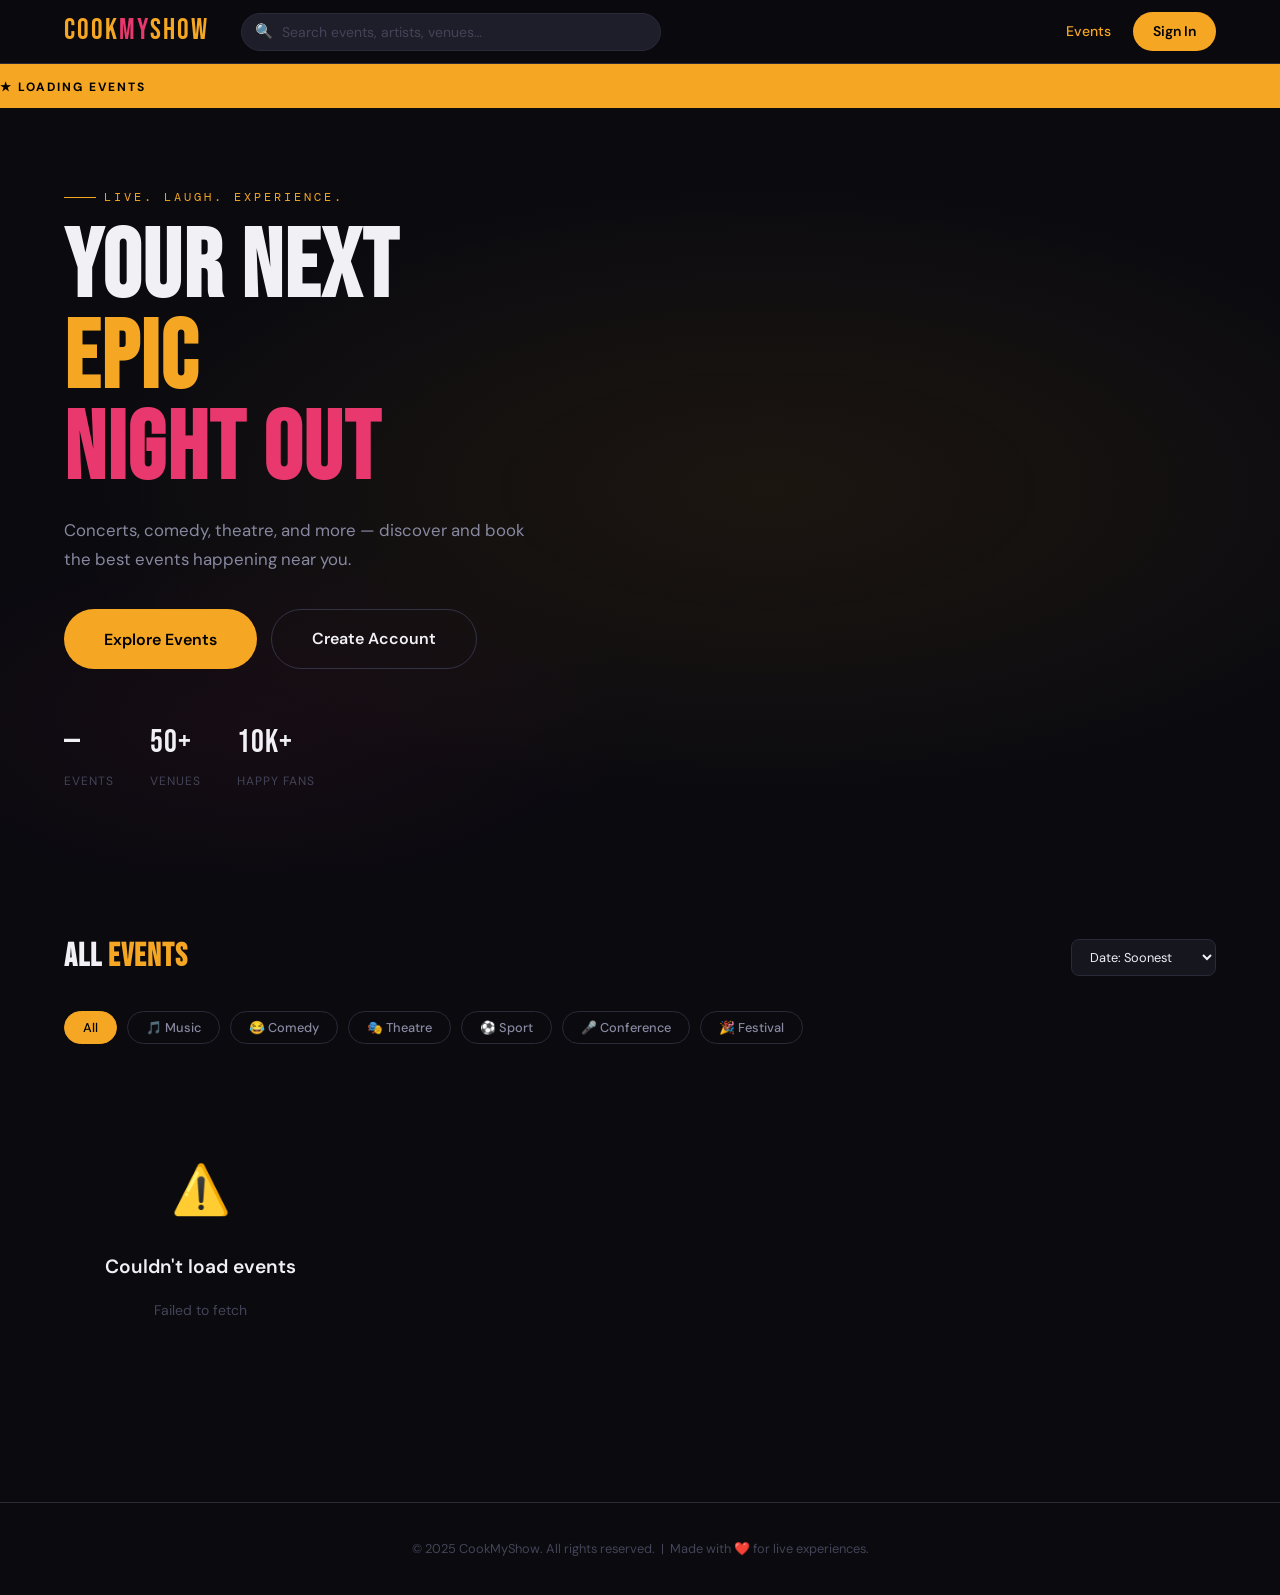
<file: frontend/index.html>
<!DOCTYPE html>
<html lang="en">
<head>
  <meta charset="UTF-8">
  <meta name="viewport" content="width=device-width, initial-scale=1.0">
  <title>CookMyShow — Discover Events</title>
  <link rel="stylesheet" href="styles.css">
</head>
<body>

<!-- NAVBAR -->
<header class="navbar" id="main-nav"></header>

<!-- TICKER -->
<div class="ticker-strip">
  <div id="ticker-strip" class="ticker-inner">
    <span>★ LOADING EVENTS</span>
  </div>
</div>

<!-- HERO -->
<section class="hero">
  <div class="hero-bg"></div>
  <div class="hero-content">
    <div class="hero-eyebrow">Live. Laugh. Experience.</div>
    <h1 class="hero-title">
      YOUR NEXT<br>
      <span class="accent">EPIC</span><br>
      <span class="alt">NIGHT OUT</span>
    </h1>
    <p class="hero-sub">Concerts, comedy, theatre, and more — discover and book the best events happening near you.</p>
    <div class="hero-actions">
      <button class="btn btn-primary btn-lg" onclick="document.getElementById('events-section').scrollIntoView({behavior:'smooth'})">
        Explore Events
      </button>
      <a class="btn btn-secondary btn-lg" href="register.html">Create Account</a>
    </div>
    <div class="hero-stats" id="hero-stats">
      <div class="stat-item">
        <span class="stat-num" id="stat-events">—</span>
        <span class="stat-label">Events</span>
      </div>
      <div class="stat-item">
        <span class="stat-num">50+</span>
        <span class="stat-label">Venues</span>
      </div>
      <div class="stat-item">
        <span class="stat-num">10K+</span>
        <span class="stat-label">Happy Fans</span>
      </div>
    </div>
  </div>
</section>

<!-- EVENTS SECTION -->
<section class="section" id="events-section">
  <div class="section-header">
    <h2 class="section-title">All <span>Events</span></h2>
    <div style="display:flex;gap:10px;align-items:center">
      <select class="form-input" id="sort-select" style="width:auto;padding:8px 14px;font-size:0.8rem">
        <option value="date_ASC">Date: Soonest</option>
        <option value="date_DESC">Date: Latest</option>
        <option value="price_ASC">Price: Low–High</option>
        <option value="price_DESC">Price: High–Low</option>
        <option value="title_ASC">A–Z</option>
      </select>
    </div>
  </div>

  <!-- CATEGORY FILTERS -->
  <div class="filter-bar" id="filter-bar">
    <button class="filter-chip active" data-category="">All</button>
    <button class="filter-chip" data-category="MUSIC">🎵 Music</button>
    <button class="filter-chip" data-category="COMEDY">😂 Comedy</button>
    <button class="filter-chip" data-category="THEATRE">🎭 Theatre</button>
    <button class="filter-chip" data-category="SPORT">⚽ Sport</button>
    <button class="filter-chip" data-category="CONFERENCE">🎤 Conference</button>
    <button class="filter-chip" data-category="FESTIVAL">🎉 Festival</button>
  </div>

  <!-- SEARCH RESULTS BANNER -->
  <div id="search-banner" style="display:none;margin-bottom:20px;padding:12px 18px;background:var(--bg-elevated);border:1px solid var(--border);border-radius:var(--radius-md);font-size:0.875rem;color:var(--text-secondary)">
    Showing results for "<strong id="search-query-text"></strong>"
    <button onclick="clearSearch()" style="background:none;border:none;color:var(--accent);cursor:pointer;margin-left:12px;font-size:0.8rem">✕ Clear</button>
  </div>

  <!-- EVENTS GRID -->
  <div class="events-grid" id="events-grid">
    <div class="loader"><div class="spinner"></div><span>Loading events…</span></div>
  </div>
</section>

<!-- FOOTER -->
<footer style="padding:36px 5%;border-top:1px solid var(--border);text-align:center;color:var(--text-muted);font-size:0.8rem;margin-top:40px">
  © 2025 CookMyShow. All rights reserved. &nbsp;|&nbsp; Made with ❤️ for live experiences.
</footer>

<script src="app.js"></script>
<script>
  let currentCategory = '';
  let currentSort = 'date_ASC';
  let searchQuery = '';

  document.addEventListener('DOMContentLoaded', () => {
    renderNav('index');

    // Check URL for search query
    const params = new URLSearchParams(window.location.search);
    const q = params.get('q');
    if (q) {
      searchQuery = q;
      document.getElementById('search-banner').style.display = 'block';
      document.getElementById('search-query-text').textContent = q;
      loadSearchResults(q);
    } else {
      loadEvents();
    }

    // Filter chips
    document.querySelectorAll('.filter-chip').forEach(chip => {
      chip.addEventListener('click', () => {
        document.querySelectorAll('.filter-chip').forEach(c => c.classList.remove('active'));
        chip.classList.add('active');
        currentCategory = chip.dataset.category;
        searchQuery = '';
        document.getElementById('search-banner').style.display = 'none';
        loadEvents();
      });
    });

    // Sort
    document.getElementById('sort-select').addEventListener('change', (e) => {
      currentSort = e.target.value;
      if (searchQuery) loadSearchResults(searchQuery);
      else loadEvents();
    });
  });

  function clearSearch() {
    searchQuery = '';
    document.getElementById('search-banner').style.display = 'none';
    window.history.replaceState({}, '', 'index.html');
    loadEvents();
  }

  async function loadSearchResults(q) {
    const grid = document.getElementById('events-grid');
    grid.innerHTML = '<div class="loader"><div class="spinner"></div><span>Searching…</span></div>';
    try {
      const results = await api.get(`/events/search?q=${encodeURIComponent(q)}`);
      renderEventGrid(results || []);
    } catch (e) {
      grid.innerHTML = `<div class="empty-state"><div class="empty-state-icon">🔍</div><div class="empty-state-title">Search failed</div><p class="empty-state-sub">${e.message}</p></div>`;
    }
  }

  async function loadEvents() {
    const grid = document.getElementById('events-grid');
    grid.innerHTML = '<div class="loader"><div class="spinner"></div><span>Loading events…</span></div>';

    const [sortBy, order] = currentSort.split('_');
    let url = `/events?sort_by=${sortBy}&order=${order}`;
    if (currentCategory) url += `&category=${currentCategory}`;

    try {
      const events = await api.get(url);
      renderEventGrid(events || []);

      // Update stat counter
      document.getElementById('stat-events').textContent = (events || []).length + '+';

      // Ticker
      const titles = (events || []).slice(0,10).map(e => e.title);
      renderTicker(titles.length ? titles : ['Check back soon for new events!']);
    } catch (e) {
      grid.innerHTML = `<div class="empty-state"><div class="empty-state-icon">⚠️</div><div class="empty-state-title">Couldn't load events</div><p class="empty-state-sub">${e.message}</p></div>`;
    }
  }

  function renderEventGrid(events) {
    const grid = document.getElementById('events-grid');
    if (!events.length) {
      grid.innerHTML = `<div class="empty-state" style="grid-column:1/-1"><div class="empty-state-icon">🎪</div><div class="empty-state-title">No events found</div><p class="empty-state-sub">Try a different category or search term.</p></div>`;
      return;
    }
    grid.innerHTML = '';
    events.forEach((ev, i) => {
      const card = renderEventCard(ev);
      card.style.animationDelay = `${i * 40}ms`;
      card.style.animation = 'fadeUp 0.4s ease both';
      grid.appendChild(card);
    });
  }
</script>

<style>
@keyframes fadeUp {
  from { opacity:0; transform:translateY(20px); }
  to { opacity:1; transform:translateY(0); }
}
</style>
</body>
</html>
</file>
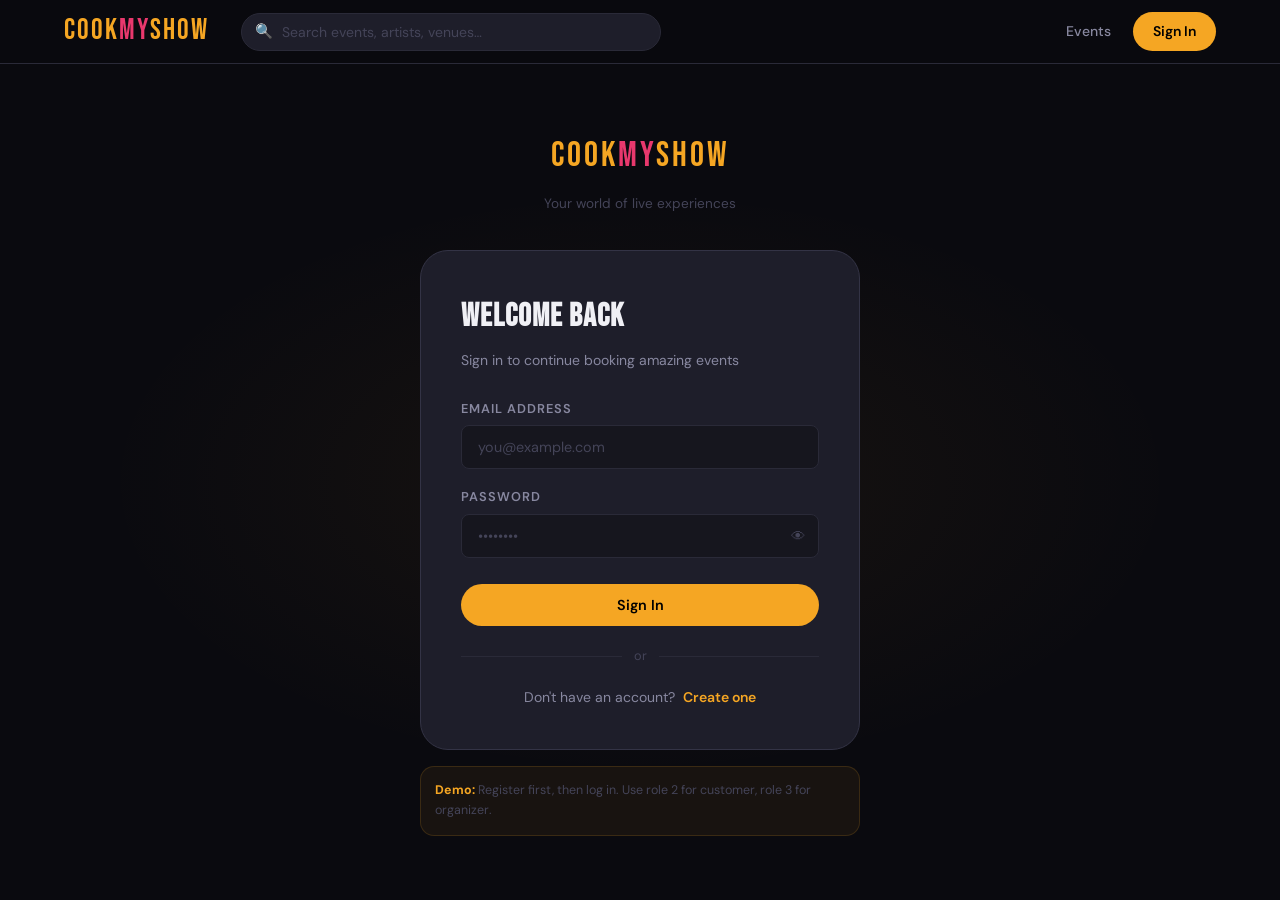
<file: frontend/booking.html>
<!DOCTYPE html>
<html lang="en">
<head>
  <meta charset="UTF-8">
  <meta name="viewport" content="width=device-width, initial-scale=1.0">
  <title>Complete Payment — CookMyShow</title>
  <link rel="stylesheet" href="styles.css">
</head>
<body>

<header class="navbar" id="main-nav"></header>

<div class="page">
  <!-- Step indicator -->
  <div class="steps" style="max-width:600px;margin:0 auto 36px">
    <div class="step done"><span class="step-num">1</span>Show</div>
    <div class="step done"><span class="step-num">2</span>Tickets</div>
    <div class="step active"><span class="step-num">3</span>Payment</div>
    <div class="step" id="step-confirm"><span class="step-num">4</span>Confirm</div>
  </div>

  <div style="max-width:860px;margin:0 auto">
    <div class="two-col" style="grid-template-columns:1fr 340px">

      <!-- LEFT: Payment Form -->
      <div>
        <h1 style="font-family:var(--font-display);font-size:2rem;letter-spacing:1px;margin-bottom:8px">Complete <span style="color:var(--accent)">Payment</span></h1>
        <p style="color:var(--text-secondary);font-size:0.875rem;margin-bottom:28px" id="expires-label">Your booking is being held…</p>

        <!-- Timer -->
        <div style="background:rgba(232,56,109,0.08);border:1px solid rgba(232,56,109,0.2);border-radius:var(--radius-md);padding:14px 18px;margin-bottom:28px;display:flex;align-items:center;gap:14px">
          <span style="font-size:1.4rem">⏳</span>
          <div>
            <div style="font-size:0.75rem;color:var(--text-muted);text-transform:uppercase;letter-spacing:1px">Complete payment within</div>
            <div id="timer" style="font-family:var(--font-display);font-size:1.8rem;color:var(--accent-alt);letter-spacing:2px">05:00</div>
          </div>
        </div>

        <!-- Payment Methods -->
        <div style="margin-bottom:24px">
          <div style="font-size:0.75rem;color:var(--text-muted);text-transform:uppercase;letter-spacing:1px;margin-bottom:14px">Choose Payment Method</div>
          <div class="payment-methods">
            <div class="payment-method selected" data-method="UPI" onclick="selectMethod(this,'UPI')">
              <span class="payment-method-icon">📱</span>
              <span class="payment-method-label">UPI / PhonePe / GPay</span>
              <div class="payment-method-check">✓</div>
            </div>
            <div class="payment-method" data-method="CARD" onclick="selectMethod(this,'CARD')">
              <span class="payment-method-icon">💳</span>
              <span class="payment-method-label">Credit / Debit Card</span>
              <div class="payment-method-check"></div>
            </div>
            <div class="payment-method" data-method="NET_BANKING" onclick="selectMethod(this,'NETBANKING')">
              <span class="payment-method-icon">🏦</span>
              <span class="payment-method-label">Net Banking</span>
              <div class="payment-method-check"></div>
            </div>
            <div class="payment-method" data-method="WALLET" onclick="selectMethod(this,'WALLET')">
              <span class="payment-method-icon">👛</span>
              <span class="payment-method-label">Paytm / Amazon Pay</span>
              <div class="payment-method-check"></div>
            </div>
          </div>
        </div>

        <!-- Simulated Payment Info -->
        <div style="background:rgba(99,179,237,0.06);border:1px solid rgba(99,179,237,0.2);border-radius:var(--radius-md);padding:14px 18px;margin-bottom:28px;font-size:0.8rem;color:#63b3ed">
          <strong>Demo Mode:</strong> This is a simulated payment. Click "Pay Now" to simulate a successful transaction.
        </div>

        <button class="btn btn-primary btn-lg" style="width:100%" id="pay-btn" onclick="initiatePayment()">
          Pay <span id="pay-amount">—</span>
        </button>

        <div style="text-align:center;margin-top:16px">
          <button onclick="cancelBooking()" style="background:none;border:none;color:var(--text-muted);font-size:0.8rem;cursor:pointer;text-decoration:underline">Cancel and go back</button>
        </div>
      </div>

      <!-- RIGHT: Order Summary -->
      <div style="position:sticky;top:calc(var(--nav-h) + 20px)">
        <div style="background:var(--bg-elevated);border:1px solid var(--border-light);border-radius:var(--radius-xl);padding:24px">
          <div style="font-family:var(--font-display);font-size:1.2rem;letter-spacing:1px;margin-bottom:18px;padding-bottom:14px;border-bottom:1px solid var(--border)">Order Summary</div>

          <div id="order-event-badge" style="background:var(--bg-card);border-radius:var(--radius-md);padding:14px;margin-bottom:18px;display:flex;gap:12px;align-items:center">
            <div style="font-size:2rem" id="order-event-emoji">🎪</div>
            <div>
              <div style="font-weight:600;font-size:0.9rem" id="order-event-name">Loading…</div>
              <div style="font-size:0.78rem;color:var(--text-muted)" id="order-show-info">—</div>
            </div>
          </div>

          <div class="booking-summary">
            <div class="summary-row">
              <span class="label">Tickets</span>
              <span class="value" id="summary-tickets">—</span>
            </div>
            <div class="summary-row">
              <span class="label">Price/ticket</span>
              <span class="value" id="summary-price">—</span>
            </div>
            <div class="summary-row">
              <span class="label">Convenience fee</span>
              <span class="value">₹0</span>
            </div>
            <div class="summary-row total">
              <span class="label">Total</span>
              <span class="value" id="summary-total">—</span>
            </div>
          </div>

          <div style="margin-top:18px;padding:12px;background:rgba(46,204,113,0.06);border:1px solid rgba(46,204,113,0.2);border-radius:var(--radius-sm);font-size:0.78rem;color:var(--accent-green)">
            🔒 Secure payment. Your details are protected.
          </div>
        </div>
      </div>
    </div>
  </div>
</div>

<!-- SUCCESS MODAL -->
<div class="modal-overlay" id="success-modal">
  <div class="modal" style="text-align:center">
    <div class="modal-success-icon">✓</div>
    <h2 class="modal-title" style="margin-bottom:10px">Payment Successful!</h2>
    <p style="color:var(--text-secondary);font-size:0.875rem;margin-bottom:24px">Your tickets are confirmed. Have an amazing time!</p>

    <div style="background:var(--bg-card);border-radius:var(--radius-md);padding:16px;margin-bottom:24px;text-align:left">
      <div class="summary-row"><span class="label">Booking ID</span><span class="value" id="success-booking-id">—</span></div>
      <div class="summary-row"><span class="label">Event</span><span class="value" id="success-event">—</span></div>
      <div class="summary-row"><span class="label">Tickets</span><span class="value" id="success-tickets">—</span></div>
      <div class="summary-row total"><span class="label">Paid</span><span class="value" id="success-total">—</span></div>
    </div>

    <button class="btn btn-primary" style="width:100%" onclick="goToBookings()">View My Tickets</button>
    <button class="btn btn-secondary" style="width:100%;margin-top:10px" onclick="window.location.href='index.html'">Browse More Events</button>
  </div>
</div>

<!-- FAILURE MODAL -->
<div class="modal-overlay" id="failure-modal">
  <div class="modal" style="text-align:center">
    <div class="modal-error-icon">✕</div>
    <h2 class="modal-title" style="margin-bottom:10px">Payment Failed</h2>
    <p style="color:var(--text-secondary);font-size:0.875rem;margin-bottom:24px" id="failure-msg">Something went wrong with your payment.</p>
    <button class="btn btn-primary" style="width:100%" onclick="closeModal('failure-modal')">Try Again</button>
    <button class="btn btn-secondary" style="width:100%;margin-top:10px" onclick="window.location.href='index.html'">Go Back</button>
  </div>
</div>

<script src="app.js"></script>
<script>
  const params = new URLSearchParams(window.location.search);
  const bookingId = params.get('booking_id');
  const showId    = params.get('show_id');
  const eventId   = params.get('event_id');
  const expiresAt = params.get('expires');

  let selectedPayMethod = 'UPI';
  let timerInterval;

  document.addEventListener('DOMContentLoaded', async () => {
    renderNav('');

    if (!Auth.isLoggedIn()) { window.location.href = 'login.html'; return; }
    if (!bookingId) { window.location.href = 'index.html'; return; }

    await loadBookingDetails()
    startTimer();
    loadEventDetails();
  });

  let tickets = 1;
  let price = 0;

  async function loadBookingDetails() {
      try {
        const b = await api.get(`/bookings/${bookingId}`);

        tickets = parseInt(b.ticket_count) || 1;
        total = parseFloat(b.total_amount) || 0;

        price = total / tickets;

        fillSummary(); // refresh UI
      } catch (e) {
        console.error("Failed to load booking", e);
      }
  }

  async function loadEventDetails() {
    try {
      const ev = await api.get(`/events/${eventId}`);
      if (ev) {
        document.getElementById('order-event-name').textContent = ev.title;
        document.getElementById('order-event-emoji').textContent = categoryEmoji(ev.event_type);
        document.getElementById('success-event').textContent = ev.title;
      }
    } catch(_) {}
  }

  function fillSummary() {
    const total = price * tickets;
    document.getElementById('summary-tickets').textContent = tickets;
    document.getElementById('summary-price').textContent = formatCurrency(price);
    document.getElementById('summary-total').textContent = formatCurrency(total);
    document.getElementById('pay-amount').textContent = formatCurrency(total);
    document.getElementById('success-booking-id').textContent = `#${bookingId}`;
    document.getElementById('success-tickets').textContent = `${tickets} ticket${tickets > 1 ? 's' : ''}`;
    document.getElementById('success-total').textContent = formatCurrency(total);
    document.getElementById('order-show-info').textContent = `${tickets} ticket${tickets > 1 ? 's' : ''} — ${formatCurrency(total)}`;
  }

  function startTimer() {
    if (!expiresAt) return;
    const expiry = new Date(expiresAt).getTime();

    timerInterval = setInterval(() => {
      const now = Date.now();
      const diff = Math.max(0, expiry - now);
      const mins = Math.floor(diff / 60000);
      const secs = Math.floor((diff % 60000) / 1000);
      document.getElementById('timer').textContent = `${String(mins).padStart(2,'0')}:${String(secs).padStart(2,'0')}`;

      if (diff <= 0) {
        clearInterval(timerInterval);
        document.getElementById('timer').textContent = '00:00';
        document.getElementById('pay-btn').disabled = true;
        showToast('Booking expired. Please try again.', 'error');
        setTimeout(() => window.location.href = `event.html?id=${eventId}`, 2000);
      }
    }, 1000);
  }

  function selectMethod(el, method) {
    document.querySelectorAll('.payment-method').forEach(m => {
      m.classList.remove('selected');
      m.querySelector('.payment-method-check').textContent = '';
    });
    el.classList.add('selected');
    el.querySelector('.payment-method-check').textContent = '✓';
    selectedPayMethod = method;
  }

  async function initiatePayment() {
      const btn = document.getElementById('pay-btn');
      btn.disabled = true;
      btn.textContent = 'Processing…';
      clearInterval(timerInterval);

      try {
          // Step 1: Initiate payment
          const res = await api.post('/payments/initiate', {
              booking_id: parseInt(bookingId),
              method: selectedPayMethod
          });

          const transactionRef = res.transaction_ref

          // Step 2: Simulate webhook (success)
          await api.post('/payments/webhook', {
              booking_id: parseInt(bookingId),
              status: 'SUCCESS',
              method: selectedPayMethod,
              transaction_ref: transactionRef
          });

          // Show success
          document.getElementById('step-confirm').classList.add('active');
          openModal('success-modal');

      } catch (e) {
          document.getElementById('failure-msg').textContent = e.message || 'Payment processing failed.';
          openModal('failure-modal');
          btn.disabled = false;
          btn.textContent = `Pay ${formatCurrency(price * tickets)}`;
      }
  }

  async function cancelBooking() {
    showConfirmModal(
      'Cancel Booking?',
      'This will cancel your booking and release the reserved tickets.',
      async () => {
        try {
          await api.post(`/bookings/${bookingId}/cancel`, {});
          window.location.href = 'index.html';
        } catch(e) {
          window.location.href = 'index.html';
        }
      }
    );
  }

  function goToBookings() {
    closeModal('success-modal');
    window.location.href = 'my-bookings.html';
  }
</script>
</body>
</html>
</file>
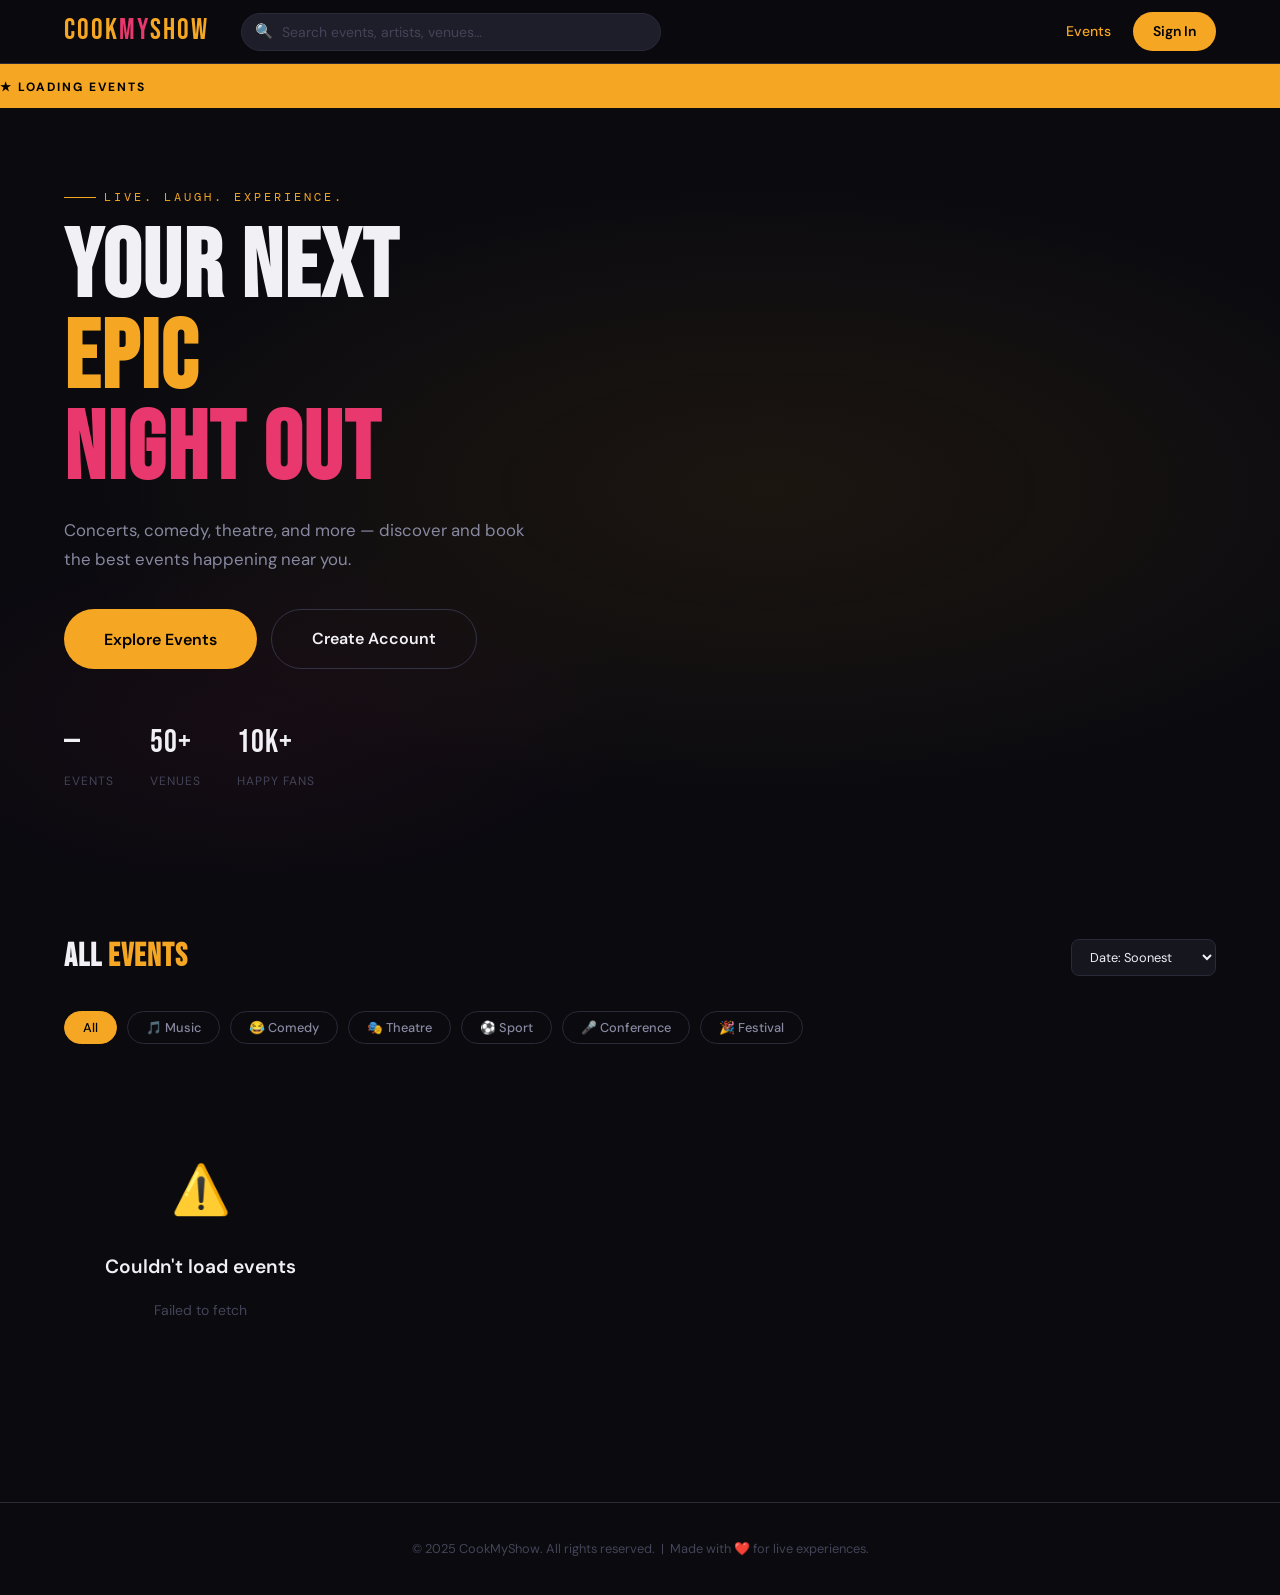
<file: frontend/event.html>
<!DOCTYPE html>
<html lang="en">
<head>
  <meta charset="UTF-8">
  <meta name="viewport" content="width=device-width, initial-scale=1.0">
  <title>Event Details — CookMyShow</title>
  <link rel="stylesheet" href="styles.css">
</head>
<body>

<header class="navbar" id="main-nav"></header>

<div class="page" id="page-content">
  <div class="loader"><div class="spinner"></div><span>Loading event…</span></div>
</div>

<!-- BOOKING INTENT MODAL (Select Tickets) -->
<div class="modal-overlay" id="booking-modal">
  <div class="modal">
    <div class="modal-header">
      <h2 class="modal-title" id="bm-title">Book Tickets</h2>
      <button class="modal-close" onclick="closeModal('booking-modal')">✕</button>
    </div>

    <div id="bm-show-info" style="background:var(--bg-card);border:1px solid var(--border);border-radius:var(--radius-md);padding:16px;margin-bottom:24px">
      <div style="font-weight:600" id="bm-event-name"></div>
      <div style="color:var(--text-secondary);font-size:0.85rem;margin-top:4px" id="bm-show-datetime"></div>
    </div>

    <div style="background:rgba(245,166,35,0.06);border:1px solid rgba(245,166,35,0.2);border-radius:var(--radius-md);padding:12px 16px;margin-bottom:20px;font-size:0.8rem;color:var(--accent)">
      ⚡ Only <strong id="bm-avail-count">—</strong> tickets remaining
    </div>

    <div class="form-group">
      <label class="form-label">Number of Tickets</label>
      <div style="display:flex;align-items:center;gap:12px">
        <button class="btn btn-secondary btn-sm" id="bm-dec" onclick="changeTickets(-1)" style="width:36px;height:36px;padding:0;border-radius:50%">−</button>
        <span id="bm-count" style="font-family:var(--font-display);font-size:2rem;min-width:40px;text-align:center;color:var(--accent)">1</span>
        <button class="btn btn-secondary btn-sm" id="bm-inc" onclick="changeTickets(1)" style="width:36px;height:36px;padding:0;border-radius:50%">+</button>
      </div>
    </div>

    <div class="booking-summary" style="margin-bottom:24px">
      <div class="summary-row">
        <span class="label">Price per ticket</span>
        <span class="value" id="bm-price-each">—</span>
      </div>
      <div class="summary-row">
        <span class="label">Convenience fee</span>
        <span class="value">₹0</span>
      </div>
      <div class="summary-row total">
        <span class="label">Total Amount</span>
        <span class="value" id="bm-total">—</span>
      </div>
    </div>

    <button class="btn btn-primary" style="width:100%" id="bm-proceed-btn" onclick="proceedToPayment()">
      Proceed to Pay
    </button>
  </div>
</div>

<script src="app.js"></script>
<script>
  const params = new URLSearchParams(window.location.search);
  const eventId = params.get('id');

  let eventData = null;
  let showsData = [];
  let selectedShow = null;
  let ticketCount = 1;
  let availabilityMap = {};

  document.addEventListener('DOMContentLoaded', () => {
    renderNav('index');
    if (!eventId) {
      window.location.href = 'index.html';
      return;
    }
    loadEvent();
  });

  async function loadEvent() {
    const page = document.getElementById('page-content');
    try {
      [eventData, showsData] = await Promise.all([
        api.get(`/events/${eventId}`),
        api.get(`/events/${eventId}/shows`),
      ]);

      // Load availability for each show
      const availPromises = showsData.map(s =>
        api.get(`/shows/${s.show_id}/availability`).then(data => ({ id: s.show_id, data })).catch(() => ({ id: s.show_id, data: [] }))
      );
      const avails = await Promise.all(availPromises);
      avails.forEach(a => { availabilityMap[a.id] = a.data; });

      renderPage(page);
    } catch (e) {
      page.innerHTML = `<div class="empty-state"><div class="empty-state-icon">⚠️</div><div class="empty-state-title">Event not found</div><p class="empty-state-sub">${e.message}</p><a class="btn btn-secondary" style="margin-top:16px" href="index.html">← Back to Events</a></div>`;
    }
  }

  function renderPage(page) {
    const ev = eventData;

    page.innerHTML = `
      <div class="breadcrumb">
        <a href="index.html">Events</a>
        <span class="sep">/</span>
        <span>${ev.event_type || 'Event'}</span>
        <span class="sep">/</span>
        <span style="color:var(--text-primary)">${ev.title}</span>
      </div>

      <!-- EVENT HERO -->
      <div class="event-detail-hero">
        ${ev.image_url
          ? `<img class="event-detail-bg" src="${ev.image_url}" alt="${ev.title}">`
          : `<div style="position:absolute;inset:0;background:linear-gradient(135deg,#0a0a0f,#1a1a2e);display:flex;align-items:center;justify-content:center;font-size:6rem">${categoryEmoji(ev.event_type)}</div>`
        }
        <div class="event-detail-overlay"></div>
        <div class="event-detail-content">
          <div class="event-detail-type">${ev.event_type || 'EVENT'}</div>
          <h1 class="event-detail-title">${ev.title}</h1>
          <div class="event-detail-meta">
            ${ev.language ? `<span>🌐 ${ev.language}</span>` : ''}
            ${ev.duration ? `<span>⏱ ${ev.duration} minutes</span>` : ''}
            <span>🎟️ ${showsData.length} show${showsData.length !== 1 ? 's' : ''} available</span>
          </div>
        </div>
      </div>

      <div class="two-col">
        <!-- LEFT: Description + Shows -->
        <div>
          ${ev.description ? `
            <div style="margin-bottom:36px">
              <h2 style="font-family:var(--font-display);font-size:1.6rem;letter-spacing:1px;margin-bottom:14px">About this <span style="color:var(--accent)">Event</span></h2>
              <p style="color:var(--text-secondary);line-height:1.8">${ev.description}</p>
            </div>
          ` : ''}

          <div>
            <h2 style="font-family:var(--font-display);font-size:1.6rem;letter-spacing:1px;margin-bottom:20px">Available <span style="color:var(--accent)">Shows</span></h2>
            <div id="shows-list">
              ${renderShowsList()}
            </div>
          </div>
        </div>

        <!-- RIGHT: Sticky Action Panel -->
        <div style="position:sticky;top:calc(var(--nav-h) + 20px)">
          <div style="background:var(--bg-elevated);border:1px solid var(--border-light);border-radius:var(--radius-xl);padding:28px">
            <div style="font-family:var(--font-display);font-size:1.5rem;letter-spacing:1px;margin-bottom:8px">Book Your Spot</div>
            <p style="color:var(--text-secondary);font-size:0.875rem;margin-bottom:20px">Select a show date below to book tickets</p>

            <div id="selected-show-panel" style="display:none;background:rgba(245,166,35,0.06);border:1px solid rgba(245,166,35,0.2);border-radius:var(--radius-md);padding:16px;margin-bottom:16px">
              <div style="font-size:0.75rem;color:var(--accent);text-transform:uppercase;letter-spacing:1px;margin-bottom:8px">Selected Show</div>
              <div style="font-weight:600" id="selected-show-label">—</div>
            </div>

            <button class="btn btn-primary" style="width:100%" id="book-btn" onclick="openBookingModal()" disabled>
              Select a Show First
            </button>

            <button class="btn btn-ghost" style="width:100%;margin-top:12px" onclick="toggleWishlist(${ev.event_id}, this)">
              ♡ Add to Wishlist
            </button>

            ${ev.language || ev.duration ? `
              <div style="margin-top:20px;padding-top:20px;border-top:1px solid var(--border)">
                <div style="font-size:0.75rem;color:var(--text-muted);text-transform:uppercase;letter-spacing:1px;margin-bottom:12px">Event Details</div>
                ${ev.language ? `<div style="display:flex;justify-content:space-between;font-size:0.85rem;padding:6px 0;border-bottom:1px solid var(--border)"><span style="color:var(--text-muted)">Language</span><span>${ev.language}</span></div>` : ''}
                ${ev.duration ? `<div style="display:flex;justify-content:space-between;font-size:0.85rem;padding:6px 0"><span style="color:var(--text-muted)">Duration</span><span>${ev.duration} min</span></div>` : ''}
              </div>
            ` : ''}
          </div>
        </div>
      </div>
    `;
  }

  function renderShowsList() {
    if (!showsData.length) {
      return `<div class="empty-state"><div class="empty-state-icon">📅</div><div class="empty-state-title">No shows available</div><p class="empty-state-sub">Check back soon for upcoming shows.</p></div>`;
    }

    return showsData.map(show => {
      const avail = availabilityMap[show.show_id];
      const remaining = avail && avail[0] ? (avail[0].tickets_remaining ?? avail[0].available_tickets ?? avail[0].remaining ?? show.capacity) : show.capacity;
      const { cls, label } = getAvailabilityClass(remaining, show.capacity);
      const soldOut = remaining <= 0;

      return `
        <div class="show-card ${soldOut ? 'opacity-60' : ''}" id="show-card-${show.show_id}" onclick="${soldOut ? '' : `selectShow(${show.show_id})`}" style="${soldOut ? 'cursor:not-allowed;opacity:0.5' : ''}">
          <div>
            <div class="show-card-time">${formatTime(show.start_datetime)}</div>
            <div class="show-card-date">${formatDate(show.show_date)}</div>
          </div>
          <div class="show-card-info">
            ${show.end_time ? `<div style="font-size:0.78rem;color:var(--text-muted)">Ends ${formatTime(show.end_datetime)}</div>` : ''}
            <div class="show-card-availability ${cls}">${label}</div>
          </div>
          <div>
            <div class="show-card-price">${formatCurrency(show.price)}</div>
            ${soldOut
              ? `<div style="font-size:0.72rem;color:var(--text-muted);text-align:center;margin-top:4px">Sold Out</div>`
              : `<button class="btn btn-primary btn-sm" style="margin-top:8px" onclick="event.stopPropagation();selectShow(${show.show_id})">Select</button>`
            }
          </div>
        </div>`;
    }).join('');
  }

  function selectShow(showId) {
    selectedShow = showsData.find(s => s.show_id === showId);
    if (!selectedShow) return;

    // Visual selection
    document.querySelectorAll('.show-card').forEach(c => c.classList.remove('selected'));
    document.getElementById(`show-card-${showId}`)?.classList.add('selected');

    // Update panel
    document.getElementById('selected-show-panel').style.display = 'block';
    document.getElementById('selected-show-label').textContent = `${formatDate(selectedShow.show_date)} at ${formatTime(selectedShow.start_datetime)} — ${formatCurrency(selectedShow.price)}`;

    const btn = document.getElementById('book-btn');
    btn.disabled = false;
    btn.textContent = `Book — ${formatCurrency(selectedShow.price)} onwards`;
  }

  function openBookingModal() {
    if (!Auth.isLoggedIn()) {
      window.location.href = `login.html?redirect=event.html?id=${eventId}`;
      return;
    }
    if (!selectedShow) { showToast('Please select a show first', 'error'); return; }

    const avail = availabilityMap[selectedShow.show_id];
    const remaining = avail && avail[0] ? (avail[0].tickets_remaining ?? avail[0].available_tickets ?? avail[0].remaining ?? selectedShow.capacity) : selectedShow.capacity;

    ticketCount = 1;
    document.getElementById('bm-title').textContent = eventData.title;
    document.getElementById('bm-event-name').textContent = eventData.title;
    document.getElementById('bm-show-datetime').textContent = `${formatDate(selectedShow.show_date)} at ${formatTime(selectedShow.start_datetime)}`;
    document.getElementById('bm-avail-count').textContent = remaining;
    document.getElementById('bm-count').textContent = '1';
    document.getElementById('bm-inc').dataset.max = remaining;
    updateBookingTotal();
    openModal('booking-modal');
  }

  function changeTickets(delta) {
    const max = parseInt(document.getElementById('bm-inc').dataset.max) || 10;
    ticketCount = Math.max(1, Math.min(max, ticketCount + delta));
    document.getElementById('bm-count').textContent = ticketCount;
    document.getElementById('bm-dec').disabled = ticketCount <= 1;
    document.getElementById('bm-inc').disabled = ticketCount >= max;
    updateBookingTotal();
  }

  function updateBookingTotal() {
    if (!selectedShow) return;
    document.getElementById('bm-price-each').textContent = formatCurrency(selectedShow.price);
    document.getElementById('bm-total').textContent = formatCurrency(selectedShow.price * ticketCount);
  }

  async function proceedToPayment() {
    if (!selectedShow) return;
    const btn = document.getElementById('bm-proceed-btn');
    btn.disabled = true;
    btn.textContent = 'Creating booking…';

    try {
      const booking = await api.post('/bookings', {
        show_id: selectedShow.show_id,
        ticket_count: ticketCount
      });

      closeModal('booking-modal');

      // Navigate to payment page
      const url = `booking.html?booking_id=${booking.booking_id}&show_id=${selectedShow.show_id}&event_id=${eventId}&tickets=${ticketCount}&price=${selectedShow.price}&expires=${encodeURIComponent(booking.expires_at)}`;
      window.location.href = url;
    } catch (e) {
      showToast(e.message || 'Booking failed', 'error');
      btn.disabled = false;
      btn.textContent = 'Proceed to Pay';
    }
  }
</script>
</body>
</html>
</file>
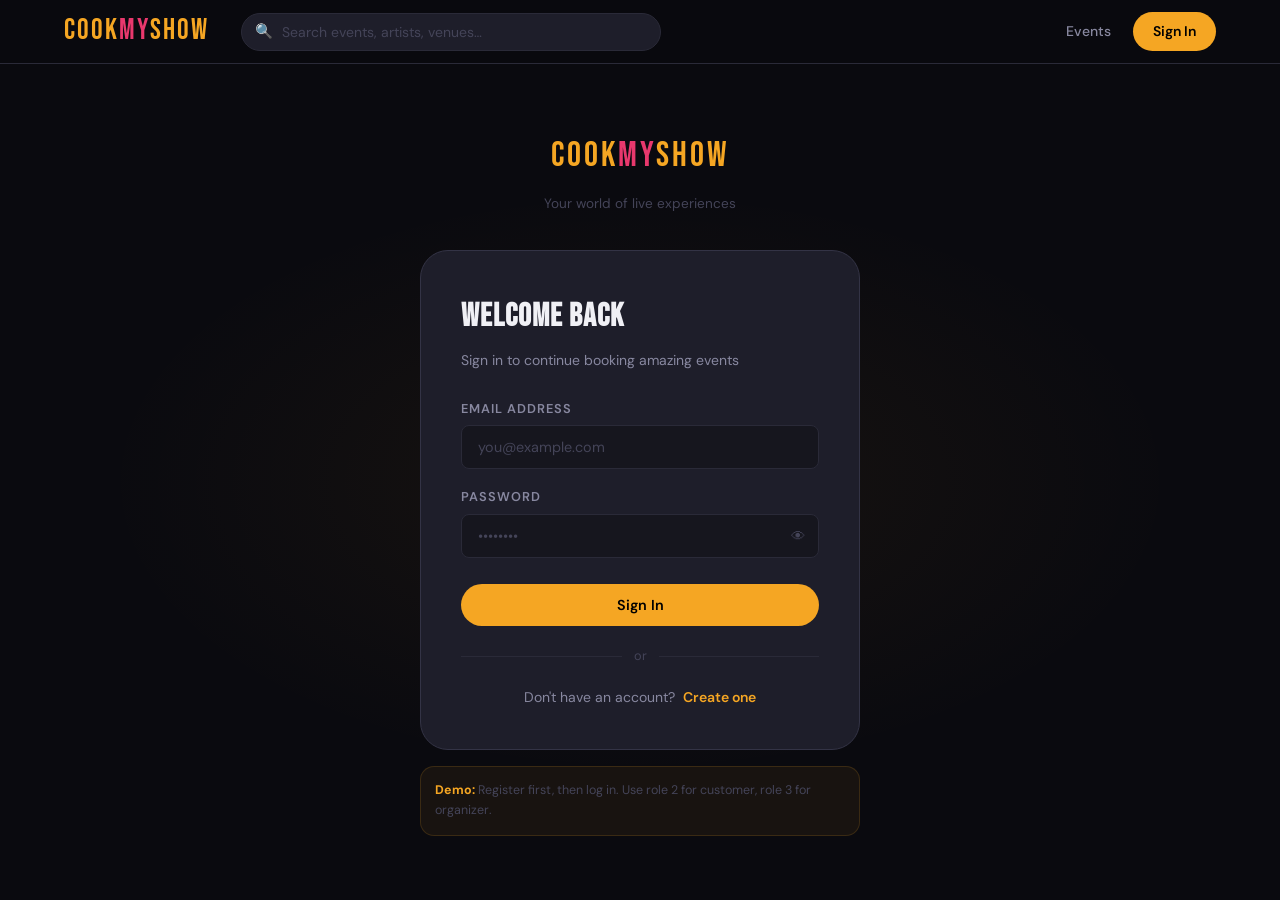
<file: frontend/login.html>
<!DOCTYPE html>
<html lang="en">
<head>
  <meta charset="UTF-8">
  <meta name="viewport" content="width=device-width, initial-scale=1.0">
  <title>Sign In — CookMyShow</title>
  <link rel="stylesheet" href="styles.css">
</head>
<body>

<header class="navbar" id="main-nav"></header>

<div style="min-height:calc(100vh - var(--nav-h));display:flex;align-items:center;justify-content:center;padding:40px 20px;position:relative;overflow:hidden;">
  <!-- BG decoration -->
  <div style="position:absolute;inset:0;background:radial-gradient(ellipse 60% 50% at 50% 50%,rgba(245,166,35,0.06) 0%,transparent 70%);pointer-events:none"></div>

  <div style="width:100%;max-width:440px;position:relative;z-index:1">
    <!-- Brand -->
    <div style="text-align:center;margin-bottom:36px">
      <a href="index.html" style="font-family:var(--font-display);font-size:2.2rem;letter-spacing:3px;color:var(--accent);text-decoration:none">COOK<span style="color:var(--accent-alt)">MY</span>SHOW</a>
      <p style="color:var(--text-muted);font-size:0.85rem;margin-top:8px">Your world of live experiences</p>
    </div>

    <div style="background:var(--bg-elevated);border:1px solid var(--border-light);border-radius:var(--radius-xl);padding:40px">
      <h1 style="font-family:var(--font-display);font-size:2rem;letter-spacing:1px;margin-bottom:6px">Welcome back</h1>
      <p style="color:var(--text-secondary);font-size:0.875rem;margin-bottom:28px">Sign in to continue booking amazing events</p>

      <div id="error-msg" style="display:none;background:rgba(232,56,109,0.12);border:1px solid rgba(232,56,109,0.3);border-radius:var(--radius-sm);padding:12px 16px;color:var(--accent-alt);font-size:0.85rem;margin-bottom:20px"></div>

      <div class="form-group">
        <label class="form-label">Email Address</label>
        <input type="email" id="email" class="form-input" placeholder="you@example.com" autocomplete="email">
      </div>

      <div class="form-group">
        <label class="form-label">Password</label>
        <div style="position:relative">
          <input type="password" id="password" class="form-input" placeholder="••••••••" autocomplete="current-password" style="padding-right:44px">
          <button id="toggle-pass" style="position:absolute;right:14px;top:50%;transform:translateY(-50%);background:none;border:none;color:var(--text-muted);cursor:pointer;font-size:0.9rem">👁</button>
        </div>
      </div>

      <button class="btn btn-primary" id="login-btn" style="width:100%;margin-top:8px" onclick="handleLogin()">
        Sign In
      </button>

      <div class="form-divider">or</div>

      <div style="text-align:center;font-size:0.875rem;color:var(--text-secondary)">
        Don't have an account?
        <a href="register.html" style="color:var(--accent);font-weight:600;text-decoration:none;margin-left:4px">Create one</a>
      </div>
    </div>

    <!-- Demo hint -->
    <div style="margin-top:16px;padding:14px;background:rgba(245,166,35,0.06);border:1px solid rgba(245,166,35,0.15);border-radius:var(--radius-md);font-size:0.78rem;color:var(--text-muted)">
      <strong style="color:var(--accent)">Demo:</strong> Register first, then log in. Use role 2 for customer, role 3 for organizer.
    </div>
  </div>
</div>

<script src="app.js"></script>
<script>
  document.addEventListener('DOMContentLoaded', () => {
    renderNav('');

    // Redirect if already logged in
    if (Auth.isLoggedIn()) {
      window.location.href = Auth.isOrganizer() ? 'organizer-dashboard.html' : 'index.html';
    }

    // Toggle password visibility
    document.getElementById('toggle-pass').addEventListener('click', () => {
      const inp = document.getElementById('password');
      inp.type = inp.type === 'password' ? 'text' : 'password';
    });

    // Enter key
    document.addEventListener('keydown', (e) => {
      if (e.key === 'Enter') handleLogin();
    });
  });

  async function handleLogin() {
    const email = document.getElementById('email').value.trim();
    const password = document.getElementById('password').value;
    const errDiv = document.getElementById('error-msg');
    const btn = document.getElementById('login-btn');

    errDiv.style.display = 'none';

    if (!email || !password) {
      errDiv.textContent = 'Please fill in all fields.';
      errDiv.style.display = 'block';
      return;
    }

    btn.disabled = true;
    btn.textContent = 'Signing in…';

    try {
      const data = await api.post('/auth/login', { email, password });
      Auth.setToken(data.token);
      Auth.setRole(data.role_id);

      showToast('Welcome back! 🎉', 'success');

      setTimeout(() => {
        if (data.role_id === 3) {
          window.location.href = 'organizer-dashboard.html';
        } else {
          const redirect = new URLSearchParams(window.location.search).get('redirect');
          window.location.href = redirect || 'index.html';
        }
      }, 800);
    } catch (e) {
      errDiv.textContent = e.message || 'Login failed. Please check your credentials.';
      errDiv.style.display = 'block';
      btn.disabled = false;
      btn.textContent = 'Sign In';
    }
  }
</script>
</body>
</html>
</file>
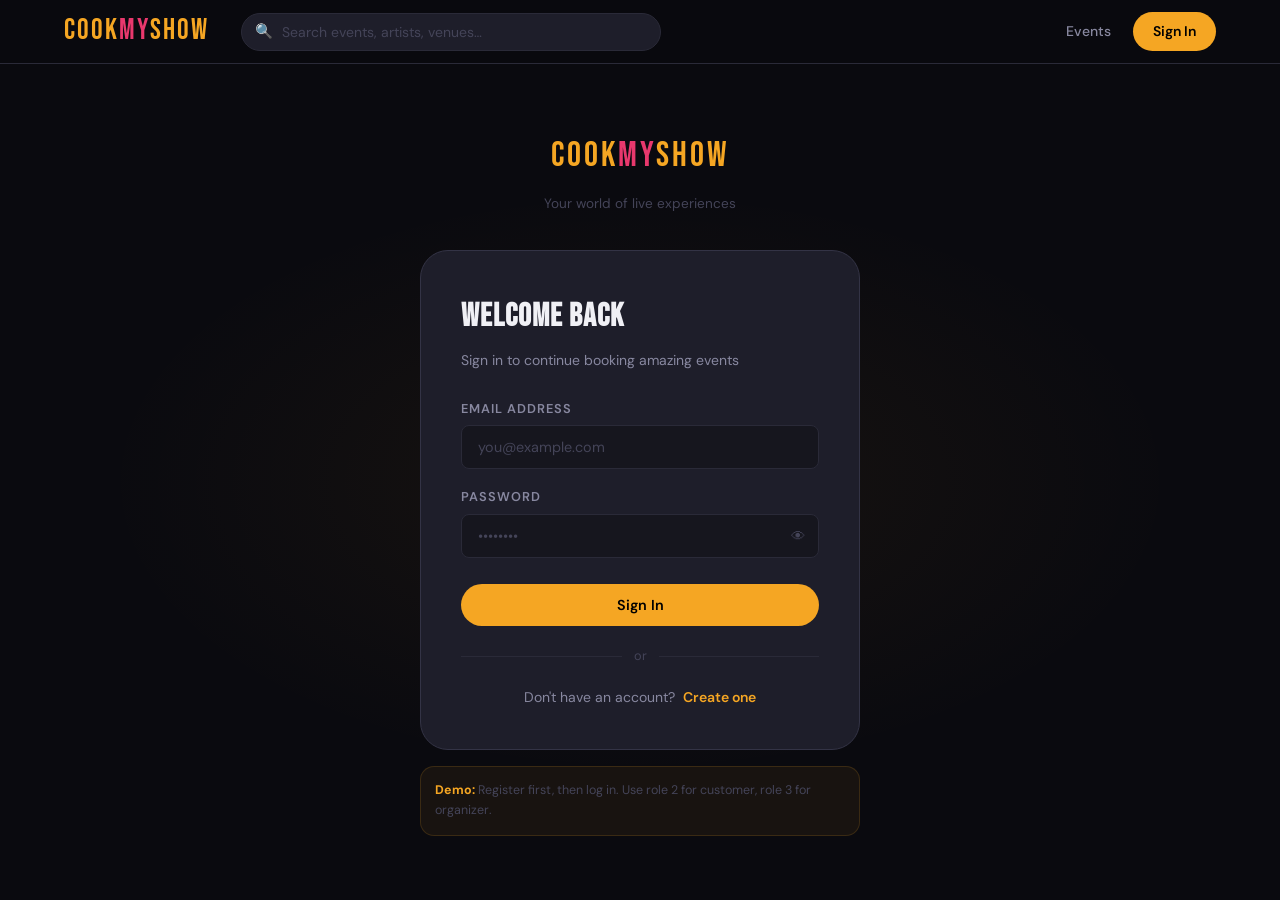
<file: frontend/my-bookings.html>
<!DOCTYPE html>
<html lang="en">
<head>
  <meta charset="UTF-8">
  <meta name="viewport" content="width=device-width, initial-scale=1.0">
  <title>My Tickets — CookMyShow</title>
  <link rel="stylesheet" href="styles.css">
</head>
<body>

<header class="navbar" id="main-nav"></header>

<div class="page">
  <div style="max-width:800px;margin:0 auto">
    <div style="display:flex;align-items:center;justify-content:space-between;margin-bottom:32px;flex-wrap:wrap;gap:16px">
      <div>
        <h1 style="font-family:var(--font-display);font-size:2.4rem;letter-spacing:1px">My <span style="color:var(--accent)">Tickets</span></h1>
        <p style="color:var(--text-secondary);font-size:0.875rem;margin-top:6px">Your booked events and upcoming shows</p>
      </div>
      <a href="index.html" class="btn btn-primary btn-sm">+ Book More Events</a>
    </div>

    <!-- Filter Tabs -->
    <div class="filter-bar" style="margin-bottom:24px">
      <button class="filter-chip active" data-status="all">All Tickets</button>
      <button class="filter-chip" data-status="CONFIRMED">Confirmed</button>
      <button class="filter-chip" data-status="PENDING">Pending</button>
      <button class="filter-chip" data-status="CANCELLED">Cancelled</button>
    </div>

    <div id="bookings-list">
      <div class="loader"><div class="spinner"></div><span>Loading your tickets…</span></div>
    </div>
  </div>
</div>

<!-- BOOKING DETAIL MODAL -->
<div class="modal-overlay" id="detail-modal">
  <div class="modal">
    <div class="modal-header">
      <h2 class="modal-title">Ticket Details</h2>
      <button class="modal-close" onclick="closeModal('detail-modal')">✕</button>
    </div>
    <div id="detail-content"></div>
  </div>
</div>

<script src="app.js"></script>
<script>
  let allBookings = [];
  let currentFilter = 'all';

  document.addEventListener('DOMContentLoaded', () => {
    renderNav('bookings');
    if (!Auth.isLoggedIn()) { window.location.href = 'login.html'; return; }
    loadBookings();

    document.querySelectorAll('.filter-chip').forEach(chip => {
      chip.addEventListener('click', () => {
        document.querySelectorAll('.filter-chip').forEach(c => c.classList.remove('active'));
        chip.classList.add('active');
        currentFilter = chip.dataset.status;
        renderBookings();
      });
    });
  });

  async function loadBookings() {
    try {
      allBookings = await api.get('/users/me/bookings') || [];
      renderBookings();
    } catch (e) {
      document.getElementById('bookings-list').innerHTML = `
        <div class="empty-state">
          <div class="empty-state-icon">⚠️</div>
          <div class="empty-state-title">Couldn't load tickets</div>
          <p class="empty-state-sub">${e.message}</p>
        </div>`;
    }
  }

  function renderBookings() {
    const list = document.getElementById('bookings-list');
    let filtered = allBookings;

    if (currentFilter !== 'all') {
      filtered = allBookings.filter(b => {
          if (currentFilter === 'PENDING') {
            return b.booking_status === 'PENDING_PAYMENT';
          }
          if (currentFilter === 'CONFIRMED') {
            return b.booking_status === 'CONFIRMED';
          }
          if (currentFilter === 'CANCELLED') {
            return b.booking_status === 'CANCELLED'
                || b.booking_status === 'FAILED'
                || b.booking_status === 'TIMED_OUT';
          }
          return true;
        });
    }

    if (!filtered.length) {
      list.innerHTML = `
        <div class="empty-state">
          <div class="empty-state-icon">🎟️</div>
          <div class="empty-state-title">${currentFilter === 'all' ? 'No tickets yet' : `No ${currentFilter.toLowerCase()} tickets`}</div>
          <p class="empty-state-sub">Book an event to see your tickets here.</p>
          <a href="index.html" class="btn btn-primary" style="margin-top:20px">Explore Events</a>
        </div>`;
      return;
    }

    list.innerHTML = '';
    filtered.forEach((b, i) => {
      const card = createBookingCard(b);
      card.style.animation = `fadeUp 0.3s ease ${i * 50}ms both`;
      list.appendChild(card);
    });
  }

  function createBookingCard(b) {
    const div = document.createElement('div');
    const statusClass = {
      'CONFIRMED': 'confirmed',
      'CANCELLED': 'cancelled',
      'PENDING': '',
    }[b.booking_status] || '';

    const statusTag = {
      'CONFIRMED': '<span class="tag tag-success">✓ Confirmed</span>',
      'CANCELLED': '<span class="tag tag-danger">✕ Cancelled</span>',
      'PENDING_PAYMENT': '<span class="tag tag-warning">⏳ Pending Payment</span>',
    }[b.booking_status] || `<span class="tag tag-info">${b.booking_status}</span>`;

      div.className = `booking-card ${statusClass}`;
    div.style.marginBottom = '16px';

      div.innerHTML = `
      <div style="display:flex;flex-direction:column;align-items:center;justify-content:center;min-width:72px;padding-right:16px;border-right:1px solid var(--border)">
        <div class="ticket-count">${b.ticket_count || '—'}</div>
        <div style="font-size:0.7rem;color:var(--text-muted);text-transform:uppercase;letter-spacing:1px">ticket${(b.ticket_count||1)>1?'s':''}</div>
      </div>
      <div class="booking-card-body">
        <div style="display:flex;align-items:flex-start;justify-content:space-between;gap:12px;margin-bottom:10px">
          <div class="booking-card-event">${b.title || b.event_title || 'Event'}</div>
          ${statusTag}
        </div>
        <div class="booking-card-meta">
          <span>📅 ${formatDate(b.show_date)}</span>
          <span>🎟️ Booking #${b.booking_id}</span>
          ${b.price ? `<span>💰 ${formatCurrency(b.price)} /ticket</span>` : ''}
          ${b.booking_time ? `<span>🕐 Booked ${formatDate(b.booking_time)}</span>` : ''}
        </div>
      </div>
      <div class="booking-card-actions">
      <button class="btn btn-secondary btn-sm" onclick="viewDetails(${b.booking_id})">
        View Ticket
      </button>

      ${b.booking_status === 'PENDING_PAYMENT' ? `
        <button class="btn btn-primary btn-sm" onclick="continuePayment(${b.booking_id})">
          Complete Payment
        </button>
        <button class="btn btn-danger btn-sm" onclick="cancelBooking(${b.booking_id})">
          Cancel
        </button>
      ` : ''}

      ${b.booking_status === 'CONFIRMED' ? `
        <button class="btn btn-danger btn-sm" onclick="cancelBooking(${b.booking_id})">
          Cancel
        </button>
      ` : ''}

      <button class="btn btn-ghost btn-sm" onclick="hideBooking(${b.booking_id})">
        Hide
      </button>
    </div>`;

    return div;
  }

  async function viewDetails(bookingId) {
    const content = document.getElementById('detail-content');
    content.innerHTML = '<div class="loader"><div class="spinner"></div></div>';
    openModal('detail-modal');
    try {
      const b = await api.get(`/bookings/${bookingId}`);
      if (!b) throw new Error('Not found');

      const statusTag = {
        'CONFIRMED': '<span class="tag tag-success">✓ Confirmed</span>',
        'CANCELLED': '<span class="tag tag-danger">✕ Cancelled</span>',
        'PENDING': '<span class="tag tag-warning">⏳ Pending</span>',
      }[b.booking_status] || `<span class="tag tag-info">${b.booking_status}</span>`;

      content.innerHTML = `
        <div style="text-align:center;margin-bottom:24px">
          <div style="font-size:3rem;margin-bottom:8px">${categoryEmoji('')}</div>
          <div style="font-size:1.1rem;font-weight:600">${b.event_title || 'Event'}</div>
          <div style="margin-top:8px">${statusTag}</div>
        </div>
        <div class="booking-summary">
          <div class="summary-row"><span class="label">Booking ID</span><span class="value">#${b.booking_id}</span></div>
          <div class="summary-row"><span class="label">Show Date</span><span class="value">${formatDate(b.show_date)}</span></div>
          <div class="summary-row"><span class="label">Show Time</span><span class="value">${formatTime(b.start_datetime)}</span></div>
          <div class="summary-row"><span class="label">Tickets</span><span class="value">${b.ticket_count}</span></div>
          <div class="summary-row"><span class="label">Status</span><span class="value">${b.booking_status}</span></div>
          ${b.booking_time ? `<div class="summary-row"><span class="label">Booked On</span><span class="value">${formatDate(b.booking_time)}</span></div>` : ''}
        </div>
        ${b.booking_status === 'CONFIRMED' || b.booking_status === 'PENDING' ? `
          <button class="btn btn-danger" style="width:100%;margin-top:20px"
            onclick="cancelBooking(${b.booking_id},true)">
            Cancel Booking
          </button>
        ` : ''}

        ${b.booking_status === 'PENDING' ? `
          <button class="btn btn-primary" style="width:100%;margin-top:10px"
            onclick="continuePayment(${b.booking_id})">
            Complete Payment
          </button>
        ` : ''}`;
    } catch(e) {
      content.innerHTML = `<div class="empty-state"><div class="empty-state-icon">⚠️</div><p>${e.message}</p></div>`;
    }
  }

  async function cancelBooking(bookingId, fromModal = false) {
    showConfirmModal(
      'Cancel Booking?',
      'This action cannot be undone. Your tickets will be released.',
      async () => {
        try {
          await api.post(`/bookings/${bookingId}/cancel`, {});
          showToast('Booking cancelled.', 'info');
          if (fromModal) closeModal('detail-modal');
          loadBookings();
        } catch(e) {
          showToast(e.message || 'Cancel failed', 'error');
        }
      }
    );
  }

  async function hideBooking(bookingId) {
    showConfirmModal(
      'Hide Ticket?',
      'This ticket will be hidden from your list. (It won\'t be cancelled.)',
      async () => {
        try {
          await api.delete(`/users/me/bookings/${bookingId}`);
          showToast('Ticket hidden.', 'info');
          loadBookings();
        } catch(e) {
          showToast(e.message || 'Action failed', 'error');
        }
      }
    );
  }
  function continuePayment(bookingId) {
    window.location.href = `booking.html?booking_id=${bookingId}`;
  }
</script>

<style>
@keyframes fadeUp {
  from { opacity:0; transform:translateY(16px); }
  to { opacity:1; transform:translateY(0); }
}
</style>
</body>
</html>
</file>
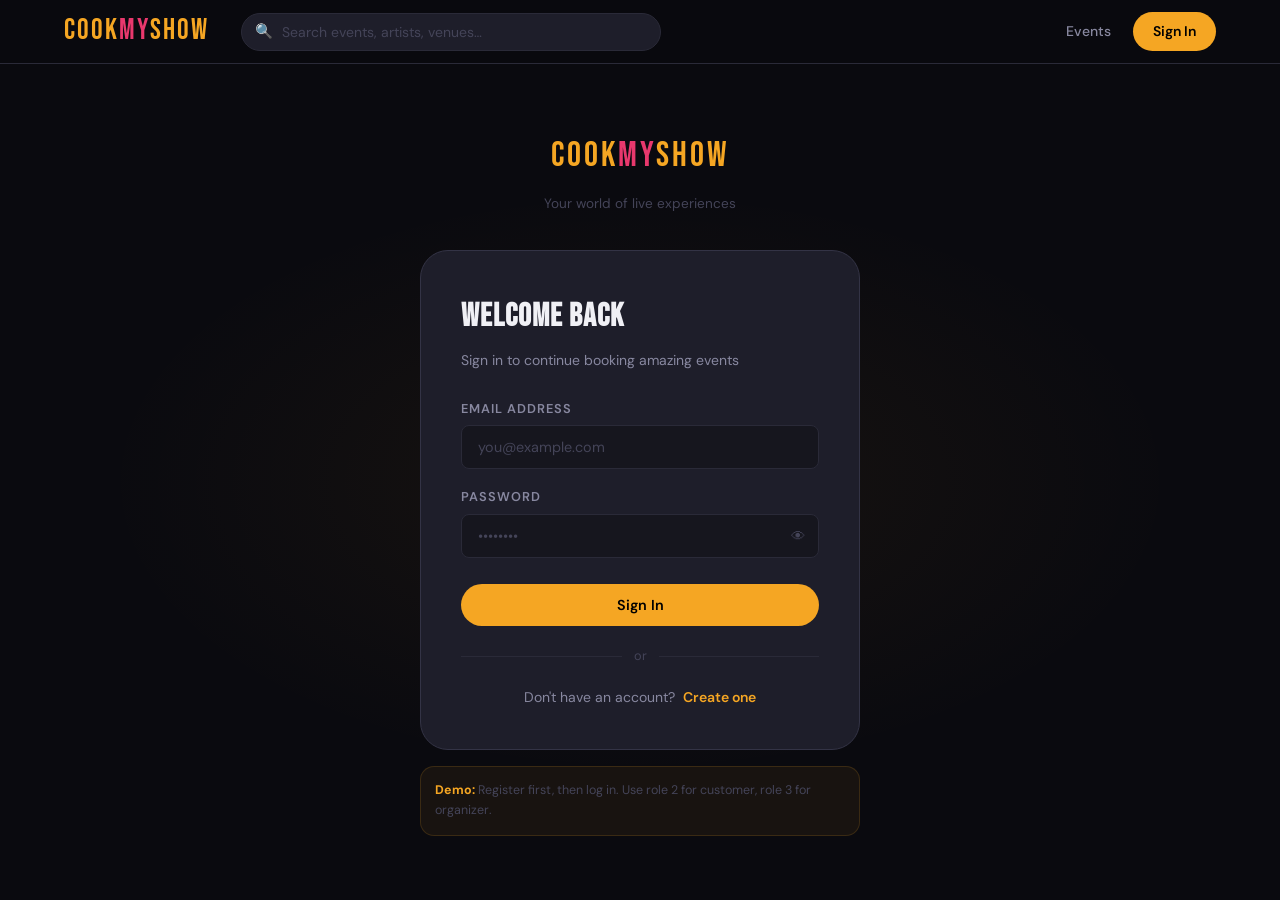
<file: frontend/organizer-dashboard.html>
<!DOCTYPE html>
<html lang="en">
<head>
  <meta charset="UTF-8">
  <meta name="viewport" content="width=device-width, initial-scale=1.0">
  <title>Organizer Dashboard — CookMyShow</title>
  <link rel="stylesheet" href="styles.css">
</head>
<body>

<header class="navbar" id="main-nav"></header>

<div class="page">
  <div style="max-width:1100px;margin:0 auto">

    <!-- PAGE HEADER -->
    <div style="display:flex;align-items:center;justify-content:space-between;margin-bottom:36px;flex-wrap:wrap;gap:16px">
      <div>
        <div style="font-family:var(--font-mono);font-size:0.72rem;color:var(--accent);letter-spacing:3px;text-transform:uppercase;margin-bottom:8px">Organizer Panel</div>
        <h1 style="font-family:var(--font-display);font-size:2.4rem;letter-spacing:1px">Event <span style="color:var(--accent)">Dashboard</span></h1>
      </div>
    </div>

    <!-- TABS -->
    <div class="filter-bar" id="dash-tabs" style="margin-bottom:32px">
      <button class="filter-chip active" data-tab="analytics">📊 Analytics</button>
      <button class="filter-chip" data-tab="events">🎪 My Events</button>
      <button class="filter-chip" data-tab="create-event">+ New Event</button>
      <button class="filter-chip" data-tab="create-show">+ New Show</button>
    </div>

    <!-- ANALYTICS TAB -->
    <div id="tab-analytics">
      <div class="analytics-grid" id="analytics-cards">
        <div class="loader"><div class="spinner"></div></div>
      </div>
      <div id="analytics-table-wrap" style="display:none">
        <h2 style="font-family:var(--font-display);font-size:1.4rem;letter-spacing:1px;margin-bottom:16px;color:var(--accent)">Event Performance</h2>
        <div style="background:var(--bg-card);border:1px solid var(--border);border-radius:var(--radius-lg);overflow:hidden">
          <table class="data-table" id="analytics-table">
            <thead><tr>
              <th>Event</th>
              <th>Shows</th>
              <th>Tickets Sold</th>
              <th>Revenue</th>
              <th>Occupancy</th>
            </tr></thead>
            <tbody id="analytics-tbody"></tbody>
          </table>
        </div>
      </div>
    </div>

    <!-- EVENTS TAB -->
    <div id="tab-events" style="display:none">
      <div style="display:flex;align-items:center;justify-content:space-between;margin-bottom:20px">
        <h2 style="font-family:var(--font-display);font-size:1.6rem;letter-spacing:1px">My <span style="color:var(--accent)">Events</span></h2>
        <button class="btn btn-primary btn-sm" onclick="switchTab('create-event')">+ Create Event</button>
      </div>
      <div id="my-events-list">
        <div class="loader"><div class="spinner"></div></div>
      </div>
    </div>

    <!-- CREATE EVENT TAB -->
    <div id="tab-create-event" style="display:none">
      <div class="organizer-section">
        <div class="organizer-section-title">Create New Event</div>

        <div id="create-event-msg" style="display:none;margin-bottom:16px"></div>

        <div class="form-row">
          <div class="form-group">
            <label class="form-label">Event Title *</label>
            <input type="text" id="ev-title" class="form-input" placeholder="The Grand Spectacle">
          </div>
          <div class="form-group">
            <label class="form-label">Event Type *</label>
            <select id="ev-type" class="form-input">
              <option value="">Select type</option>
              <option value="MUSIC">🎵 Music</option>
              <option value="COMEDY">😂 Comedy</option>
              <option value="THEATRE">🎭 Theatre</option>
              <option value="SPORT">⚽ Sport</option>
              <option value="CONFERENCE">🎤 Conference</option>
              <option value="FESTIVAL">🎉 Festival</option>
              <option value="WORKSHOP">🛠️ Workshop</option>
              <option value="ART">🎨 Art</option>
            </select>
          </div>
        </div>

        <div class="form-row">
          <div class="form-group">
            <label class="form-label">Language</label>
            <input type="text" id="ev-lang" class="form-input" placeholder="English, Hindi…">
          </div>
          <div class="form-group">
            <label class="form-label">Duration (minutes)</label>
            <input type="number" id="ev-duration" class="form-input" placeholder="120">
          </div>
        </div>

        <div class="form-group">
          <label class="form-label">Description</label>
          <textarea id="ev-desc" class="form-input" rows="4" placeholder="Describe your event…" style="resize:vertical"></textarea>
        </div>

        <button class="btn btn-primary" onclick="handleCreateEvent()">Create Event</button>
      </div>
    </div>

    <!-- CREATE SHOW TAB -->
    <div id="tab-create-show" style="display:none">
      <div class="organizer-section">
        <div class="organizer-section-title">Schedule a Show</div>

        <div id="create-show-msg" style="display:none;margin-bottom:16px"></div>

        <div class="form-row">
          <div class="form-group">
            <label class="form-label">Event *</label>
            <select id="show-event-id" class="form-input">
              <option value="">Loading events…</option>
            </select>
          </div>
          <div class="form-group">
            <label class="form-label">Venue ID *</label>
            <select id="show-venue-id" class="form-input">
                <option value="">Loading venues...</option>
            </select>
          </div>
        </div>

        <div class="form-row">
          <div class="form-group">
            <label class="form-label">Show Date *</label>
            <input type="date" id="show-date" class="form-input">
          </div>
          <div class="form-group">
            <label class="form-label">Capacity *</label>
            <input type="number" id="show-capacity" class="form-input" placeholder="500">
          </div>
        </div>

        <div class="form-row">
          <div class="form-group">
            <label class="form-label">Start Time *</label>
            <input type="time" id="show-start" class="form-input">
          </div>
          <div class="form-group">
            <label class="form-label">End Time *</label>
            <input type="time" id="show-end" class="form-input">
          </div>
        </div>

        <div class="form-group">
          <label class="form-label">Ticket Price (₹) *</label>
          <input type="number" id="show-price" class="form-input" placeholder="599">
        </div>

        <button class="btn btn-primary" onclick="createShow()">Schedule Show</button>
      </div>

      <!-- UPDATE CAPACITY SECTION -->
      <div class="organizer-section">
        <div class="organizer-section-title">Update Show Capacity</div>
        <div class="form-row">
          <div class="form-group">
            <label class="form-label">Show ID</label>
            <input type="number" id="cap-show-id" class="form-input" placeholder="Show ID">
          </div>
          <div class="form-group">
            <label class="form-label">New Capacity</label>
            <input type="number" id="cap-new" class="form-input" placeholder="600">
          </div>
        </div>
        <button class="btn btn-secondary" onclick="updateCapacity()">Update Capacity</button>
      </div>
    </div>

  </div>
</div>

<script src="app.js"></script>
<script>
  let myEvents = [];

  async function fetchShowsForEvent(eventId){
      try{
          return await api.get(`/events/${eventId}/shows`);
      }catch(e){
          console.error("Failed to getch shows", e);
          return [];
      }
  }

  document.addEventListener('DOMContentLoaded', () => {
    renderNav('organizer');
    if (!Auth.isLoggedIn() || !Auth.isOrganizer()) {
      showToast('Organizer access required', 'error');
      window.location.href = 'login.html';
      return;
    }
    loadVenues();
    loadOrganizerEvents();
    loadAnalytics();
    loadMyEvents();

    // Tab switching
    document.querySelectorAll('#dash-tabs .filter-chip').forEach(chip => {
      chip.addEventListener('click', () => {
        switchTab(chip.dataset.tab);
      });
    });
  });

  function switchTab(tab) {
    ['analytics','events','create-event','create-show'].forEach(t => {
      document.getElementById(`tab-${t}`).style.display = 'none';
    });
    document.getElementById(`tab-${tab}`).style.display = 'block';
    document.querySelectorAll('#dash-tabs .filter-chip').forEach(c => {
      c.classList.toggle('active', c.dataset.tab === tab);
    });

    if (tab === 'create-show') populateEventSelect();
  }

  async function loadAnalytics() {
    const cards = document.getElementById('analytics-cards');
    try {
      const data = await api.get('/organizer/analytics');
      if (!data || !data.length) {
        cards.innerHTML = `<div class="empty-state"><div class="empty-state-icon">📊</div><div class="empty-state-title">No analytics yet</div><p class="empty-state-sub">Create events and shows to see data here.</p></div>`;
        return;
      }

      // Aggregate totals
      const totRevenue = data.reduce((a, e) => a + (parseFloat(e.total_revenue) || 0), 0);
      const totTickets = data.reduce((a, e) => a + (parseInt(e.tickets_sold) || 0), 0);
      const totShows = data.reduce((a, e) => a + (parseInt(e.total_shows) || 0), 0);

      cards.innerHTML = `
        <div class="analytics-card">
          <div class="analytics-value">${data.length}</div>
          <div class="analytics-label">Total Events</div>
        </div>
        <div class="analytics-card">
          <div class="analytics-value">${totShows}</div>
          <div class="analytics-label">Total Shows</div>
        </div>
        <div class="analytics-card">
          <div class="analytics-value">${totTickets.toLocaleString()}</div>
          <div class="analytics-label">Tickets Sold</div>
        </div>
        <div class="analytics-card">
          <div class="analytics-value" style="font-size:1.8rem">${formatCurrency(totRevenue)}</div>
          <div class="analytics-label">Total Revenue</div>
        </div>`;

      // Table
      const tbody = document.getElementById('analytics-tbody');
      tbody.innerHTML = data.map(e => `
        <tr>
          <td style="color:var(--text-primary);font-weight:500">${e.title || e.event_title || 'Event'}</td>
          <td>${e.total_shows || 0}</td>
          <td>${(e.tickets_sold || 0).toLocaleString()}</td>
          <td style="color:var(--accent)">${formatCurrency(e.total_revenue || 0)}</td>
          <td>
            <div style="display:flex;align-items:center;gap:8px">
              <div style="flex:1;height:6px;background:var(--border);border-radius:3px;overflow:hidden">
                <div style="height:100%;background:var(--accent);width:${Math.min(100, Number(e.avg_occupancy ?? 0))}%;transition:width 0.5s ease"></div>
              </div>
              <span style="font-size:0.78rem;color:var(--text-secondary)">${Number(e.avg_occupancy ?? 0).toFixed(1)}%</span>
            </div>
          </td>
        </tr>`).join('');

      document.getElementById('analytics-table-wrap').style.display = 'block';
    } catch(e) {
      cards.innerHTML = `<div class="empty-state"><div class="empty-state-icon">⚠️</div><p class="empty-state-sub">${e.message}</p></div>`;
    }
  }

  async function loadMyEvents() {
  const list = document.getElementById('my-events-list');

  try {
    myEvents = await api.get('/organizer/events') || [];

    if (!myEvents.length) {
      list.innerHTML = `<div class="empty-state">No events yet</div>`;
      return;
    }

    let html = '';

    for (const event of myEvents) {

      const shows = await fetchShowsForEvent(event.event_id);

      html += `
        <div style="margin-bottom:20px;padding:16px;background:var(--bg-card);border-radius:var(--radius-md)">

          <div style="display:flex;justify-content:space-between;align-items:center;margin-bottom:8px">

          <div style="font-weight:600;font-size:1rem">
            ${event.title}
          </div>

          <button class="btn btn-danger btn-sm"
            onclick="deleteEvent(${event.event_id})">
            Delete
          </button>

            </div>

          <div style="font-size:0.8rem;color:var(--text-muted);margin-bottom:12px">
            ${shows.length} show(s)
          </div>

          ${
            shows.length === 0
              ? `<div style="color:var(--text-muted)">No shows created</div>`
              : `
                <div style="display:flex;flex-direction:column;gap:8px">
                  ${shows.map(show => `
                    <div style="display:flex;justify-content:space-between;
                                padding:10px;border:1px solid var(--border);
                                border-radius:var(--radius-sm)">

                      <div>
                        <div>${formatDate(show.show_date)}</div>
                        <div style="font-size:0.75rem;color:var(--text-muted)">
                          ₹${show.price}
                        </div>
                      </div>

                      <button class="btn btn-secondary btn-sm"
                        onclick="viewShowStats(${show.show_id})">
                        Stats
                      </button>

                    </div>
                  `).join('')}
                </div>
              `
          }

        </div>
      `;
    }
    list.innerHTML = html;

  } catch (e) {
    list.innerHTML = `<div class="empty-state">Failed to load events</div>`;
  }
}

  async function viewShowStats(showId) {
      try {
        const stats = await api.get(`/organizer/shows/${showId}/stats`);

        const s = stats[0] || {};

        showInfoModal(
          "Show Stats",
          `Tickets Sold: ${s.tickets_sold || 0}
        Revenue: ₹${s.total_revenue || 0}
        Bookings: ${s.total_bookings || 0}`
        );

      } catch (e) {
        showToast("Failed to load stats", "error");
      }
    }

  function populateEventSelect() {
    const sel = document.getElementById('show-event-id');
    if (!myEvents.length) {
      sel.innerHTML = '<option value="">No events found — create one first</option>';
      return;
    }
    sel.innerHTML = '<option value="">Select event</option>' +
      myEvents.map(e => `<option value="${e.event_id}">${e.title}</option>`).join('');
  }


  async function createShow() {
    const event_id = document.getElementById('show-event-id').value;
    const venue_id = document.getElementById('show-venue-id').value;
    const show_date = document.getElementById('show-date').value;
    const start_time = document.getElementById('show-start').value;
    const end_time = document.getElementById('show-end').value;
    const capacity = document.getElementById('show-capacity').value;
    const price = document.getElementById('show-price').value;
    const msgDiv = document.getElementById('create-show-msg');

    if (!event_id || !venue_id || !show_date || !start_time || !end_time || !capacity || !price) {
      showMsg(msgDiv, 'Please fill in all required fields.', 'error');
      return;
    }

      if (end_time <= start_time) {
          showMsg(msgDiv, 'End time must be after start time.', 'error');
          return;
      }
      try {
        await api.post('/organizer/shows', {
        event_id: parseInt(event_id),
        venue_id: parseInt(venue_id),
        show_date,
        start_time,
        end_time,
        capacity: parseInt(capacity),
        price: parseFloat(price)
      });
      showMsg(msgDiv, '✓ Show scheduled successfully!', 'success');
      ['show-event-id','show-venue-id','show-date','show-start','show-end','show-capacity','show-price'].forEach(id => {
        const el = document.getElementById(id);
        if (el) el.value = '';
      });
    } catch(e) {
      showMsg(msgDiv, e.message, 'error');
    }
  }

  async function updateCapacity() {
    const showId = document.getElementById('cap-show-id').value;
    const capacity = document.getElementById('cap-new').value;
    if (!showId || !capacity) { showToast('Enter show ID and capacity', 'error'); return; }
    try {
      await api.put(`/organizer/shows/${showId}/capacity`, { capacity: parseInt(capacity) });
      showToast('Capacity updated!', 'success');
    } catch(e) {
      showToast(e.message, 'error');
    }
  }

  function showMsg(el, msg, type) {
    const styles = {
      success: 'background:rgba(46,204,113,0.12);border:1px solid rgba(46,204,113,0.3);color:var(--accent-green)',
      error: 'background:rgba(232,56,109,0.12);border:1px solid rgba(232,56,109,0.3);color:var(--accent-alt)',
    };
    el.style.cssText = `display:block;padding:12px 16px;border-radius:var(--radius-sm);font-size:0.85rem;${styles[type]}`;
    el.textContent = msg;
    setTimeout(() => el.style.display = 'none', 5000);
  }

  async function loadVenues() {
      try {
          const venues = await api.get('/venues');

          const select = document.getElementById('show-venue-id');
          select.innerHTML = '<option value="">Select venue</option>';

          venues.forEach(v => {
              const opt = document.createElement('option');
              opt.value = v.venue_id;
              opt.textContent = `${v.name} (${v.city})`;
              select.appendChild(opt);
          });

      } catch (e) {
          showToast('Failed to load venues', 'error');
      }
  }

      async function handleCreateEvent() {
          try {
              const title = document.getElementById('ev-title').value.trim();
              const type = document.getElementById('ev-type').value;
              const lang = document.getElementById('ev-lang').value.trim();
              const duration = document.getElementById('ev-duration').value;
              const desc = document.getElementById('ev-desc').value.trim();

              if (!title || !type) {
                  showToast('Title and type are required', 'error');
                  return;
              }

              await api.post('/organizer/events', {
                  title,
                  event_type: type,
                  language: lang || null,
                  duration: duration ? parseInt(duration) : null,
                  description: desc || null
              });

              showToast('Event created successfully', 'success');

          } catch (e) {
              showToast(e.message, 'error');
          }
      }

  async function loadOrganizerEvents() {
  const events = await api.get('/organizer/events');

  const select = document.getElementById('show-event-id');
  select.innerHTML = '<option value="">Select event</option>';

  events.forEach(e => {
    const opt = document.createElement('option');
    opt.value = e.event_id;
    opt.textContent = e.title;
    select.appendChild(opt);
  });
  }

  function viewEventDetails(event_id) {
  window.location.href = `event.html?id=${event_id}`;
  }

  async function deleteEvent(eventId) {
  const confirmed = confirm('Delete this event? This will cancel all bookings.');
  if (!confirmed) return;

  try {
    await api.delete(`/organizer/events/${eventId}`);
    showToast('Event deleted successfully', 'success');
    loadMyEvents();
    loadAnalytics();
  } catch (e) {
    showToast(e.message, 'error');
  }
  }
</script>
</body>
</html>
</file>
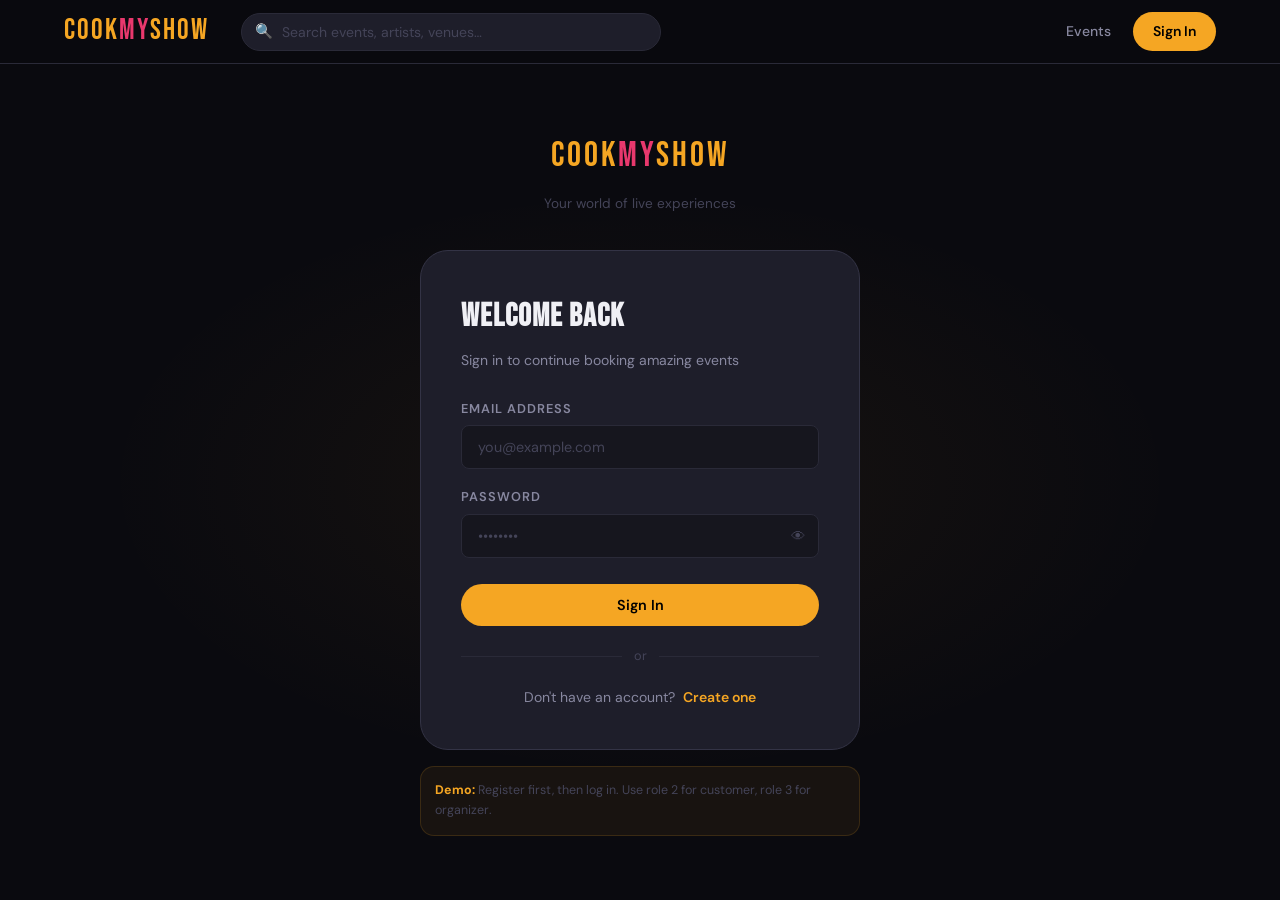
<file: frontend/profile.html>
<!DOCTYPE html>
<html lang="en">
<head>
  <meta charset="UTF-8">
  <meta name="viewport" content="width=device-width, initial-scale=1.0">
  <title>My Profile — CookMyShow</title>
  <link rel="stylesheet" href="styles.css">
</head>
<body>

<header class="navbar" id="main-nav"></header>

<div class="page">
  <div style="max-width:960px;margin:0 auto">

    <!-- PROFILE HERO -->
    <div class="profile-hero" id="profile-hero">
      <div class="loader"><div class="spinner"></div></div>
    </div>

    <!-- TABS -->
    <div class="filter-bar" style="margin-bottom:32px" id="profile-tabs">
      <button class="filter-chip active" data-tab="wishlist">♡ Wishlist</button>
      <button class="filter-chip" data-tab="activity">📊 Activity</button>
    </div>

    <!-- TAB CONTENT -->
    <div id="tab-wishlist">
      <div style="display:flex;align-items:center;justify-content:space-between;margin-bottom:20px">
        <h2 style="font-family:var(--font-display);font-size:1.8rem;letter-spacing:1px">Your <span style="color:var(--accent)">Wishlist</span></h2>
        <span id="wishlist-count" style="font-size:0.8rem;color:var(--text-muted)"></span>
      </div>
      <div class="events-grid" id="wishlist-grid">
        <div class="loader"><div class="spinner"></div><span>Loading wishlist…</span></div>
      </div>
    </div>

    <div id="tab-activity" style="display:none">
      <h2 style="font-family:var(--font-display);font-size:1.8rem;letter-spacing:1px;margin-bottom:20px">Your <span style="color:var(--accent)">Activity</span></h2>
      <div id="activity-grid">
        <div class="loader"><div class="spinner"></div><span>Loading…</span></div>
      </div>
    </div>

  </div>
</div>

<script src="app.js"></script>
<script>
  document.addEventListener('DOMContentLoaded', () => {
    renderNav('');
    if (!Auth.isLoggedIn()) { window.location.href = 'login.html'; return; }
    loadProfile();
    loadWishlist();

    document.querySelectorAll('#profile-tabs .filter-chip').forEach(chip => {
      chip.addEventListener('click', () => {
        document.querySelectorAll('#profile-tabs .filter-chip').forEach(c => c.classList.remove('active'));
        chip.classList.add('active');
        const tab = chip.dataset.tab;
        document.getElementById('tab-wishlist').style.display = tab === 'wishlist' ? 'block' : 'none';
        document.getElementById('tab-activity').style.display = tab === 'activity' ? 'block' : 'none';
        if (tab === 'activity') loadActivity();
      });
    });
  });

  async function loadProfile() {
    const hero = document.getElementById('profile-hero');
    try {
      const user = await api.get('/users/me');
      if (!user) throw new Error('Not found');

      const initials = (user.name || 'U').split(' ').map(n => n[0]).join('').toUpperCase().slice(0,2);

      hero.innerHTML = `
        <div class="profile-avatar">${initials}</div>
        <div style="flex:1">
          <div class="profile-name">${user.name || '—'}</div>
          <div class="profile-email">✉️ ${user.email || '—'}</div>
          ${user.phone ? `<div class="profile-phone">📱 ${user.phone}</div>` : ''}
        </div>
        <div style="display:flex;flex-direction:column;gap:10px;align-items:flex-end">
          <a href="my-bookings.html" class="btn btn-primary btn-sm">🎟️ My Tickets</a>
          <button class="btn btn-secondary btn-sm" onclick="signOut()">Sign Out</button>
        </div>`;
    } catch(e) {
      hero.innerHTML = `<div style="color:var(--text-muted)">${e.message}</div>`;
    }
  }

  async function loadWishlist() {
    const grid = document.getElementById('wishlist-grid');
    try {
      const wishlist = await api.get('/users/me/wishlist') || [];
      document.getElementById('wishlist-count').textContent = `${wishlist.length} saved event${wishlist.length !== 1 ? 's' : ''}`;

      if (!wishlist.length) {
        grid.innerHTML = `
          <div class="empty-state" style="grid-column:1/-1">
            <div class="empty-state-icon">♡</div>
            <div class="empty-state-title">Your wishlist is empty</div>
            <p class="empty-state-sub">Add events you're interested in to keep track of them.</p>
            <a href="index.html" class="btn btn-primary" style="margin-top:16px">Explore Events</a>
          </div>`;
        return;
      }

      grid.innerHTML = '';
      wishlist.forEach((item, i) => {
        // Wishlist items may be event objects or {event_id, ...}
        const ev = item.event_id ? item : item;
        const card = renderEventCard(ev, { showWishlist: false });
        card.style.animation = `fadeUp 0.3s ease ${i * 50}ms both`;
        grid.appendChild(card);
      });
    } catch(e) {
      grid.innerHTML = `<div class="empty-state" style="grid-column:1/-1"><div class="empty-state-icon">⚠️</div><p class="empty-state-sub">${e.message}</p></div>`;
    }
  }

  async function loadActivity() {
    const grid = document.getElementById('activity-grid');
    grid.innerHTML = '<div class="loader"><div class="spinner"></div><span>Loading…</span></div>';
    try {
      const bookings = await api.get('/users/me/bookings') || [];

      if (!bookings.length) {
        grid.innerHTML = `<div class="empty-state"><div class="empty-state-icon">📊</div><div class="empty-state-title">No bookings yet</div><p class="empty-state-sub">Your booking history will appear here.</p></div>`;
        return;
      }

      // Stats
      const confirmed = bookings.filter(b => b.booking_status === 'CONFIRMED');
      const totalSpent = confirmed.reduce((acc, b) => acc + (b.price || 0) * (b.ticket_count || 0), 0);

      grid.innerHTML = `
        <div class="analytics-grid" style="grid-template-columns:repeat(auto-fill,minmax(150px,1fr));margin-bottom:28px">
          <div class="analytics-card">
            <div class="analytics-value">${bookings.length}</div>
            <div class="analytics-label">Total Bookings</div>
          </div>
          <div class="analytics-card">
            <div class="analytics-value">${confirmed.length}</div>
            <div class="analytics-label">Confirmed</div>
          </div>
          <div class="analytics-card">
            <div class="analytics-value">${bookings.filter(b=>b.booking_status==='CANCELLED').length}</div>
            <div class="analytics-label">Cancelled</div>
          </div>
          <div class="analytics-card">
            <div class="analytics-value">${confirmed.reduce((a,b)=>a+(b.ticket_count||0),0)}</div>
            <div class="analytics-label">Tickets Bought</div>
          </div>
        </div>

        <div style="background:var(--bg-card);border:1px solid var(--border);border-radius:var(--radius-lg);overflow:hidden">
          <div style="padding:16px 20px;border-bottom:1px solid var(--border);font-family:var(--font-display);letter-spacing:1px">Recent Bookings</div>
          <table class="data-table">
            <thead><tr>
              <th>Event</th>
              <th>Show Date</th>
              <th>Tickets</th>
              <th>Status</th>
            </tr></thead>
            <tbody>
              ${bookings.slice(0,10).map(b => `
                <tr>
                  <td style="color:var(--text-primary)">${b.title || b.event_title || '—'}</td>
                  <td>${formatDate(b.show_date)}</td>
                  <td>${b.ticket_count || '—'}</td>
                  <td>${{
                    'CONFIRMED': '<span class="tag tag-success">Confirmed</span>',
                    'CANCELLED': '<span class="tag tag-danger">Cancelled</span>',
                    'PENDING': '<span class="tag tag-warning">Pending</span>',
                  }[b.booking_status] || `<span class="tag tag-info">${b.booking_status}</span>`}</td>
                </tr>`).join('')}
            </tbody>
          </table>
        </div>`;
    } catch(e) {
      grid.innerHTML = `<div class="empty-state"><div class="empty-state-icon">⚠️</div><p>${e.message}</p></div>`;
    }
  }

  function signOut() {
    showConfirmModal('Sign Out?', 'You will be signed out of your account.', () => {
      Auth.clear();
      window.location.href = 'index.html';
    });
  }
</script>

<style>
@keyframes fadeUp {
  from { opacity:0; transform:translateY(16px); }
  to { opacity:1; transform:translateY(0); }
}
</style>
</body>
</html>
</file>
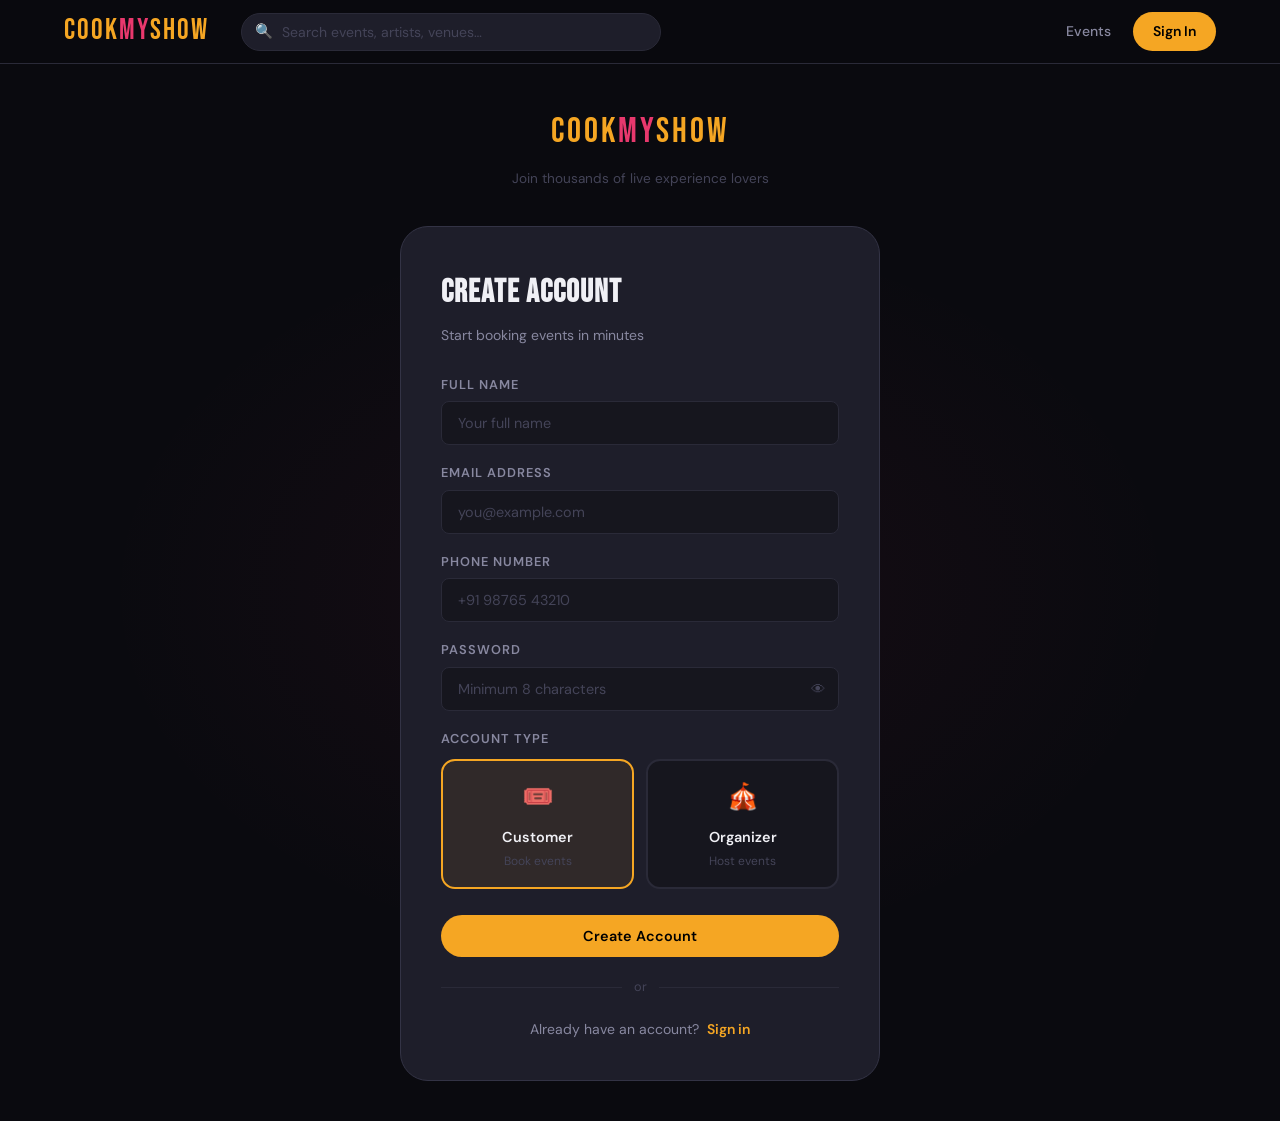
<file: frontend/register.html>
<!DOCTYPE html>
<html lang="en">
<head>
  <meta charset="UTF-8">
  <meta name="viewport" content="width=device-width, initial-scale=1.0">
  <title>Create Account — CookMyShow</title>
  <link rel="stylesheet" href="styles.css">
</head>
<body>

<header class="navbar" id="main-nav"></header>

<div style="min-height:calc(100vh - var(--nav-h));display:flex;align-items:center;justify-content:center;padding:40px 20px;position:relative;overflow:hidden;">
  <div style="position:absolute;inset:0;background:radial-gradient(ellipse 60% 50% at 50% 50%,rgba(232,56,109,0.06) 0%,transparent 70%);pointer-events:none"></div>

  <div style="width:100%;max-width:480px;position:relative;z-index:1">
    <div style="text-align:center;margin-bottom:36px">
      <a href="index.html" style="font-family:var(--font-display);font-size:2.2rem;letter-spacing:3px;color:var(--accent);text-decoration:none">COOK<span style="color:var(--accent-alt)">MY</span>SHOW</a>
      <p style="color:var(--text-muted);font-size:0.85rem;margin-top:8px">Join thousands of live experience lovers</p>
    </div>

    <div style="background:var(--bg-elevated);border:1px solid var(--border-light);border-radius:var(--radius-xl);padding:40px">
      <h1 style="font-family:var(--font-display);font-size:2rem;letter-spacing:1px;margin-bottom:6px">Create account</h1>
      <p style="color:var(--text-secondary);font-size:0.875rem;margin-bottom:28px">Start booking events in minutes</p>

      <div id="error-msg" style="display:none;background:rgba(232,56,109,0.12);border:1px solid rgba(232,56,109,0.3);border-radius:var(--radius-sm);padding:12px 16px;color:var(--accent-alt);font-size:0.85rem;margin-bottom:20px"></div>

      <div class="form-group">
        <label class="form-label">Full Name</label>
        <input type="text" id="name" class="form-input" placeholder="Your full name" autocomplete="name">
      </div>

      <div class="form-group">
        <label class="form-label">Email Address</label>
        <input type="email" id="email" class="form-input" placeholder="you@example.com" autocomplete="email">
      </div>

      <div class="form-group">
        <label class="form-label">Phone Number</label>
        <input type="tel" id="phone" class="form-input" placeholder="+91 98765 43210" autocomplete="tel">
      </div>

      <div class="form-group">
        <label class="form-label">Password</label>
        <div style="position:relative">
          <input type="password" id="password" class="form-input" placeholder="Minimum 8 characters" style="padding-right:44px">
          <button id="toggle-pass" style="position:absolute;right:14px;top:50%;transform:translateY(-50%);background:none;border:none;color:var(--text-muted);cursor:pointer;font-size:0.9rem">👁</button>
        </div>
      </div>

      <!-- Account Type -->
      <div class="form-group">
        <label class="form-label">Account Type</label>
        <div style="display:grid;grid-template-columns:1fr 1fr;gap:12px;margin-top:4px">
          <label style="cursor:pointer">
            <input type="radio" name="role" value="2" id="role-customer" style="display:none">
            <div class="role-card" id="rc-customer" onclick="selectRole(2)">
              <div style="font-size:1.6rem;margin-bottom:8px">🎟️</div>
              <div style="font-weight:600;font-size:0.9rem">Customer</div>
              <div style="font-size:0.75rem;color:var(--text-muted);margin-top:3px">Book events</div>
            </div>
          </label>
          <label style="cursor:pointer">
            <input type="radio" name="role" value="3" id="role-organizer" style="display:none">
            <div class="role-card" id="rc-organizer" onclick="selectRole(3)">
              <div style="font-size:1.6rem;margin-bottom:8px">🎪</div>
              <div style="font-weight:600;font-size:0.9rem">Organizer</div>
              <div style="font-size:0.75rem;color:var(--text-muted);margin-top:3px">Host events</div>
            </div>
          </label>
        </div>
      </div>

      <button class="btn btn-primary" id="reg-btn" style="width:100%;margin-top:8px" onclick="handleRegister()">
        Create Account
      </button>

      <div class="form-divider">or</div>

      <div style="text-align:center;font-size:0.875rem;color:var(--text-secondary)">
        Already have an account?
        <a href="login.html" style="color:var(--accent);font-weight:600;text-decoration:none;margin-left:4px">Sign in</a>
      </div>
    </div>
  </div>
</div>

<style>
.role-card {
  padding: 16px;
  background: var(--bg-card);
  border: 2px solid var(--border);
  border-radius: var(--radius-md);
  text-align: center;
  transition: all var(--transition);
}
.role-card:hover { border-color: var(--border-light); }
.role-card.active { border-color: var(--accent); background: rgba(245,166,35,0.08); }
</style>

<script src="app.js"></script>
<script>
  let selectedRole = 2;

  document.addEventListener('DOMContentLoaded', () => {
    renderNav('');
    selectRole(2); // default

    document.getElementById('toggle-pass').addEventListener('click', () => {
      const inp = document.getElementById('password');
      inp.type = inp.type === 'password' ? 'text' : 'password';
    });
  });

  function selectRole(role) {
    selectedRole = role;
    document.getElementById('rc-customer').classList.toggle('active', role === 2);
    document.getElementById('rc-organizer').classList.toggle('active', role === 3);
  }

  async function handleRegister() {
    const name = document.getElementById('name').value.trim();
    const email = document.getElementById('email').value.trim();
    const phone = document.getElementById('phone').value.trim();
    const password = document.getElementById('password').value;
    const errDiv = document.getElementById('error-msg');
    const btn = document.getElementById('reg-btn');

    errDiv.style.display = 'none';

    if (!name || !email || !phone || !password) {
      errDiv.textContent = 'Please fill in all fields.';
      errDiv.style.display = 'block';
      return;
    }

    if (password.length < 6) {
      errDiv.textContent = 'Password must be at least 6 characters.';
      errDiv.style.display = 'block';
      return;
    }

    btn.disabled = true;
    btn.textContent = 'Creating account…';

    try {
      await api.post('/auth/register', { name, email, phone, password, role_id: selectedRole });
      showToast('Account created! Signing you in…', 'success');

      // Auto login
      const loginData = await api.post('/auth/login', { email, password });
      Auth.setToken(loginData.token);
      Auth.setRole(loginData.role_id);

      setTimeout(() => {
        window.location.href = loginData.role_id === 3 ? 'organizer-dashboard.html' : 'index.html';
      }, 1000);
    } catch (e) {
      errDiv.textContent = e.message || 'Registration failed.';
      errDiv.style.display = 'block';
      btn.disabled = false;
      btn.textContent = 'Create Account';
    }
  }
</script>
</body>
</html>
</file>
<file: frontend/styles.css>
/* ============================================
   COOKMYSHOW — Global Styles
   Aesthetic: Dark luxury cinema / District-inspired
   ============================================ */

@import url('https://fonts.googleapis.com/css2?family=Bebas+Neue&family=DM+Sans:ital,wght@0,300;0,400;0,500;0,600;1,400&family=DM+Mono:wght@400;500&display=swap');

:root {
  --bg-primary: #0a0a0f;
  --bg-secondary: #111118;
  --bg-card: #16161e;
  --bg-elevated: #1e1e2a;
  --accent: #f5a623;
  --accent-alt: #e8386d;
  --accent-green: #2ecc71;
  --text-primary: #f0f0f5;
  --text-secondary: #8888a0;
  --text-muted: #444458;
  --border: #2a2a38;
  --border-light: #333345;
  --radius-sm: 8px;
  --radius-md: 14px;
  --radius-lg: 20px;
  --radius-xl: 28px;
  --shadow-card: 0 4px 24px rgba(0,0,0,0.4);
  --shadow-elevated: 0 8px 48px rgba(0,0,0,0.6);
  --font-display: 'Bebas Neue', sans-serif;
  --font-body: 'DM Sans', sans-serif;
  --font-mono: 'DM Mono', monospace;
  --nav-h: 64px;
  --transition: 0.2s cubic-bezier(0.4, 0, 0.2, 1);
}

*, *::before, *::after { box-sizing: border-box; margin: 0; padding: 0; }

html { scroll-behavior: smooth; }

body {
  font-family: var(--font-body);
  background: var(--bg-primary);
  color: var(--text-primary);
  min-height: 100vh;
  line-height: 1.6;
  -webkit-font-smoothing: antialiased;
}

/* ---- SCROLLBAR ---- */
::-webkit-scrollbar { width: 6px; }
::-webkit-scrollbar-track { background: var(--bg-secondary); }
::-webkit-scrollbar-thumb { background: var(--border-light); border-radius: 3px; }

/* ============ NAVBAR ============ */
.navbar {
  position: sticky; top: 0; z-index: 100;
  height: var(--nav-h);
  background: rgba(10,10,15,0.92);
  backdrop-filter: blur(16px);
  border-bottom: 1px solid var(--border);
  display: flex; align-items: center;
  padding: 0 5%;
  gap: 2rem;
}

.nav-logo {
  font-family: var(--font-display);
  font-size: 1.8rem;
  letter-spacing: 2px;
  color: var(--accent);
  text-decoration: none;
  white-space: nowrap;
}

.nav-logo span { color: var(--accent-alt); }

.nav-search {
  flex: 1; max-width: 420px;
  position: relative;
}

.nav-search input {
  width: 100%; padding: 9px 16px 9px 40px;
  background: var(--bg-elevated);
  border: 1px solid var(--border);
  border-radius: 100px;
  color: var(--text-primary);
  font-family: var(--font-body);
  font-size: 0.875rem;
  outline: none;
  transition: border-color var(--transition);
}

.nav-search input:focus { border-color: var(--accent); }
.nav-search input::placeholder { color: var(--text-muted); }

.nav-search-icon {
  position: absolute; left: 14px; top: 50%;
  transform: translateY(-50%);
  color: var(--text-muted); font-size: 0.9rem;
}

.nav-links {
  display: flex; align-items: center; gap: 0.5rem;
  margin-left: auto;
}

.nav-link {
  color: var(--text-secondary);
  text-decoration: none;
  font-size: 0.875rem;
  font-weight: 500;
  padding: 7px 14px;
  border-radius: 100px;
  transition: all var(--transition);
}

.nav-link:hover { color: var(--text-primary); background: var(--bg-elevated); }
.nav-link.active { color: var(--accent); }

.btn-nav {
  padding: 8px 20px;
  background: var(--accent);
  color: #000;
  border: none;
  border-radius: 100px;
  font-family: var(--font-body);
  font-size: 0.875rem;
  font-weight: 600;
  cursor: pointer;
  transition: all var(--transition);
  text-decoration: none;
  display: inline-block;
}

.btn-nav:hover { background: #ffba45; transform: translateY(-1px); }

.nav-avatar {
  width: 36px; height: 36px;
  border-radius: 50%;
  background: linear-gradient(135deg, var(--accent), var(--accent-alt));
  display: flex; align-items: center; justify-content: center;
  font-weight: 700; font-size: 0.875rem; color: #000;
  cursor: pointer;
  border: 2px solid transparent;
  transition: border-color var(--transition);
}

.nav-avatar:hover { border-color: var(--accent); }

.nav-dropdown {
  position: relative;
}

.nav-dropdown-menu {
  position: absolute; top: 100%; right: 0;
  background: var(--bg-elevated);
  border: 1px solid var(--border-light);
  border-radius: var(--radius-md);
  padding: 8px;
  min-width: 180px;
  box-shadow: var(--shadow-elevated);
  display: none;
  flex-direction: column;
  gap: 2px;
  z-index: 200;
}

.nav-dropdown:hover .nav-dropdown-menu,
.nav-dropdown-menu.open { display: flex; }

.dropdown-item {
  padding: 10px 14px;
  border-radius: var(--radius-sm);
  color: var(--text-secondary);
  text-decoration: none;
  font-size: 0.875rem;
  cursor: pointer;
  transition: all var(--transition);
  display: flex; align-items: center; gap: 10px;
  background: none; border: none; width: 100%; text-align: left;
}

.dropdown-item:hover { background: var(--bg-card); color: var(--text-primary); }
.dropdown-item.danger { color: var(--accent-alt); }

/* ============ BUTTONS ============ */
.btn {
  display: inline-flex; align-items: center; justify-content: center; gap: 8px;
  padding: 12px 28px;
  border-radius: 100px;
  font-family: var(--font-body);
  font-size: 0.9rem;
  font-weight: 600;
  cursor: pointer;
  border: none;
  transition: all var(--transition);
  text-decoration: none;
  white-space: nowrap;
}

.btn-primary {
  background: var(--accent);
  color: #000;
}
.btn-primary:hover { background: #ffba45; transform: translateY(-2px); box-shadow: 0 8px 24px rgba(245,166,35,0.3); }

.btn-secondary {
  background: transparent;
  color: var(--text-primary);
  border: 1px solid var(--border-light);
}
.btn-secondary:hover { border-color: var(--text-secondary); background: var(--bg-elevated); }

.btn-danger {
  background: rgba(232,56,109,0.15);
  color: var(--accent-alt);
  border: 1px solid rgba(232,56,109,0.3);
}
.btn-danger:hover { background: rgba(232,56,109,0.25); }

.btn-ghost {
  background: transparent; color: var(--accent);
  border: 1px solid rgba(245,166,35,0.3);
}
.btn-ghost:hover { background: rgba(245,166,35,0.1); }

.btn-sm { padding: 7px 16px; font-size: 0.8rem; }
.btn-lg { padding: 16px 40px; font-size: 1rem; }

.btn:disabled { opacity: 0.4; cursor: not-allowed; transform: none !important; }

/* ============ CARDS ============ */
.event-card {
  background: var(--bg-card);
  border: 1px solid var(--border);
  border-radius: var(--radius-lg);
  overflow: hidden;
  transition: all var(--transition);
  cursor: pointer;
  display: flex; flex-direction: column;
}

.event-card:hover {
  border-color: var(--border-light);
  transform: translateY(-4px);
  box-shadow: var(--shadow-elevated);
}

.event-card-image {
  width: 100%; aspect-ratio: 16/9;
  background: var(--bg-elevated);
  position: relative; overflow: hidden;
}

.event-card-image img {
  width: 100%; height: 100%; object-fit: cover;
  transition: transform 0.4s ease;
}

.event-card:hover .event-card-image img { transform: scale(1.05); }

.event-card-image .placeholder-img {
  width: 100%; height: 100%;
  display: flex; align-items: center; justify-content: center;
  font-size: 3rem;
  background: linear-gradient(135deg, var(--bg-elevated), var(--bg-secondary));
}

.event-card-badge {
  position: absolute; top: 10px; left: 10px;
  padding: 4px 10px;
  background: rgba(0,0,0,0.75);
  backdrop-filter: blur(4px);
  border-radius: 100px;
  font-size: 0.7rem; font-weight: 600;
  color: var(--accent);
  letter-spacing: 1px;
  text-transform: uppercase;
  border: 1px solid rgba(245,166,35,0.3);
}

.wishlist-btn {
  position: absolute; top: 10px; right: 10px;
  width: 34px; height: 34px;
  border-radius: 50%;
  background: rgba(0,0,0,0.7);
  backdrop-filter: blur(4px);
  border: 1px solid var(--border-light);
  color: var(--text-secondary);
  display: flex; align-items: center; justify-content: center;
  cursor: pointer; font-size: 0.9rem;
  transition: all var(--transition);
}

.wishlist-btn:hover, .wishlist-btn.active { color: var(--accent-alt); border-color: var(--accent-alt); }

.event-card-body { padding: 16px; flex: 1; display: flex; flex-direction: column; gap: 6px; }

.event-card-title {
  font-size: 0.975rem; font-weight: 600;
  color: var(--text-primary);
  display: -webkit-box;
  -webkit-line-clamp: 2;
  -webkit-box-orient: vertical;
  overflow: hidden;
}

.event-card-meta {
  font-size: 0.8rem; color: var(--text-secondary);
  display: flex; align-items: center; gap: 6px;
}

.event-card-price {
  margin-top: auto; padding-top: 12px;
  display: flex; align-items: center; justify-content: space-between;
  border-top: 1px solid var(--border);
}

.price-label {
  font-size: 0.75rem; color: var(--text-muted); text-transform: uppercase; letter-spacing: 1px;
}

.price-value {
  font-family: var(--font-display);
  font-size: 1.4rem;
  letter-spacing: 1px;
  color: var(--accent);
}

/* ============ GRID ============ */
.events-grid {
  display: grid;
  grid-template-columns: repeat(auto-fill, minmax(260px, 1fr));
  gap: 20px;
}

/* ============ HERO ============ */
.hero {
  min-height: 72vh;
  display: flex; align-items: center;
  position: relative; overflow: hidden;
  padding: 80px 5%;
}

.hero-bg {
  position: absolute; inset: 0;
  background: radial-gradient(ellipse 80% 60% at 60% 50%, rgba(245,166,35,0.08) 0%, transparent 70%),
              radial-gradient(ellipse 50% 40% at 20% 80%, rgba(232,56,109,0.06) 0%, transparent 60%);
}

.hero-content {
  position: relative; z-index: 1;
  max-width: 640px;
}

.hero-eyebrow {
  font-family: var(--font-mono);
  font-size: 0.75rem;
  color: var(--accent);
  letter-spacing: 3px;
  text-transform: uppercase;
  margin-bottom: 16px;
  display: flex; align-items: center; gap: 8px;
}

.hero-eyebrow::before {
  content: '';
  width: 32px; height: 1px;
  background: var(--accent);
}

.hero-title {
  font-family: var(--font-display);
  font-size: clamp(3.5rem, 8vw, 6rem);
  line-height: 0.95;
  letter-spacing: 2px;
  margin-bottom: 20px;
}

.hero-title .accent { color: var(--accent); }
.hero-title .alt { color: var(--accent-alt); }

.hero-sub {
  color: var(--text-secondary);
  font-size: 1.05rem;
  max-width: 480px;
  margin-bottom: 36px;
  line-height: 1.7;
}

.hero-actions { display: flex; gap: 14px; flex-wrap: wrap; }

.hero-stats {
  display: flex; gap: 36px; margin-top: 48px;
}

.stat-item { display: flex; flex-direction: column; gap: 4px; }
.stat-num {
  font-family: var(--font-display);
  font-size: 2rem;
  color: var(--text-primary);
  letter-spacing: 1px;
}
.stat-label { font-size: 0.75rem; color: var(--text-muted); text-transform: uppercase; letter-spacing: 1px; }

/* ============ SECTION ============ */
.section { padding: 60px 5%; }
.section-header {
  display: flex; align-items: center; justify-content: space-between;
  margin-bottom: 28px;
}

.section-title {
  font-family: var(--font-display);
  font-size: 2rem;
  letter-spacing: 1px;
}

.section-title span { color: var(--accent); }

/* ============ FILTERS ============ */
.filter-bar {
  display: flex; gap: 10px; flex-wrap: wrap;
  margin-bottom: 28px;
}

.filter-chip {
  padding: 7px 18px;
  border-radius: 100px;
  font-size: 0.8rem; font-weight: 500;
  border: 1px solid var(--border);
  background: transparent;
  color: var(--text-secondary);
  cursor: pointer;
  transition: all var(--transition);
  font-family: var(--font-body);
}

.filter-chip:hover { border-color: var(--text-muted); color: var(--text-primary); }
.filter-chip.active {
  background: var(--accent);
  color: #000; border-color: var(--accent);
}

/* ============ MODALS ============ */
.modal-overlay {
  position: fixed; inset: 0; z-index: 1000;
  background: rgba(0,0,0,0.8);
  backdrop-filter: blur(8px);
  display: flex; align-items: center; justify-content: center;
  padding: 20px;
  opacity: 0; pointer-events: none;
  transition: opacity var(--transition);
}

.modal-overlay.open { opacity: 1; pointer-events: all; }

.modal {
  background: var(--bg-elevated);
  border: 1px solid var(--border-light);
  border-radius: var(--radius-xl);
  padding: 36px;
  width: 100%; max-width: 480px;
  max-height: 90vh;
  overflow-y: auto;
  box-shadow: var(--shadow-elevated);
  transform: scale(0.96) translateY(12px);
  transition: transform var(--transition);
}

.modal-overlay.open .modal { transform: scale(1) translateY(0); }

.modal-header {
  display: flex; align-items: center; justify-content: space-between;
  margin-bottom: 28px;
}

.modal-title {
  font-family: var(--font-display);
  font-size: 1.8rem;
  letter-spacing: 1px;
}

.modal-close {
  width: 36px; height: 36px;
  border-radius: 50%;
  background: var(--bg-card);
  border: 1px solid var(--border);
  color: var(--text-secondary);
  cursor: pointer;
  display: flex; align-items: center; justify-content: center;
  font-size: 1rem; transition: all var(--transition);
}

.modal-close:hover { color: var(--text-primary); background: var(--border); }

.modal-success-icon {
  width: 72px; height: 72px;
  border-radius: 50%;
  background: rgba(46,204,113,0.15);
  border: 2px solid var(--accent-green);
  display: flex; align-items: center; justify-content: center;
  font-size: 2rem; margin: 0 auto 24px;
  animation: popIn 0.4s cubic-bezier(0.34, 1.56, 0.64, 1);
}

@keyframes popIn {
  from { transform: scale(0); opacity: 0; }
  to { transform: scale(1); opacity: 1; }
}

.modal-error-icon {
  width: 72px; height: 72px;
  border-radius: 50%;
  background: rgba(232,56,109,0.15);
  border: 2px solid var(--accent-alt);
  display: flex; align-items: center; justify-content: center;
  font-size: 2rem; margin: 0 auto 24px;
}

/* ============ FORMS ============ */
.form-group { display: flex; flex-direction: column; gap: 6px; margin-bottom: 18px; }

.form-label {
  font-size: 0.8rem; font-weight: 600;
  color: var(--text-secondary);
  text-transform: uppercase;
  letter-spacing: 1px;
}

.form-input {
  padding: 12px 16px;
  background: var(--bg-card);
  border: 1px solid var(--border);
  border-radius: var(--radius-sm);
  color: var(--text-primary);
  font-family: var(--font-body);
  font-size: 0.9rem;
  outline: none;
  transition: border-color var(--transition);
  width: 100%;
}

.form-input:focus { border-color: var(--accent); }
.form-input::placeholder { color: var(--text-muted); }

select.form-input { cursor: pointer; }

.form-error {
  font-size: 0.8rem; color: var(--accent-alt);
  min-height: 18px;
}

.form-divider {
  display: flex; align-items: center; gap: 12px;
  color: var(--text-muted); font-size: 0.8rem;
  margin: 20px 0;
}

.form-divider::before, .form-divider::after {
  content: ''; flex: 1; height: 1px;
  background: var(--border);
}

/* ============ TAGS ============ */
.tag {
  display: inline-flex; align-items: center;
  padding: 3px 10px;
  border-radius: 100px;
  font-size: 0.72rem; font-weight: 600;
  text-transform: uppercase; letter-spacing: 1px;
}

.tag-success { background: rgba(46,204,113,0.15); color: var(--accent-green); }
.tag-warning { background: rgba(245,166,35,0.15); color: var(--accent); }
.tag-danger  { background: rgba(232,56,109,0.15); color: var(--accent-alt); }
.tag-info    { background: rgba(99,179,237,0.15); color: #63b3ed; }

/* ============ SHOW CARD ============ */
.show-card {
  background: var(--bg-card);
  border: 1px solid var(--border);
  border-radius: var(--radius-md);
  padding: 20px;
  display: flex; align-items: center; justify-content: space-between;
  gap: 16px;
  transition: all var(--transition);
  cursor: pointer;
}

.show-card:hover { border-color: var(--accent); background: var(--bg-elevated); }
.show-card.selected { border-color: var(--accent); background: rgba(245,166,35,0.06); }

.show-card-time {
  font-family: var(--font-display);
  font-size: 1.6rem; letter-spacing: 1px;
  color: var(--text-primary);
}

.show-card-info { flex: 1; }
.show-card-date { font-size: 0.8rem; color: var(--text-muted); }

.show-card-availability {
  font-size: 0.78rem; font-weight: 600;
  margin-top: 6px;
}

.avail-high { color: var(--accent-green); }
.avail-medium { color: var(--accent); }
.avail-low { color: var(--accent-alt); }
.avail-none { color: var(--text-muted); }

.show-card-price {
  text-align: right;
  font-family: var(--font-display);
  font-size: 1.5rem;
  color: var(--accent);
  letter-spacing: 1px;
}

/* ============ BOOKING SUMMARY ============ */
.booking-summary {
  background: var(--bg-card);
  border: 1px solid var(--border);
  border-radius: var(--radius-lg);
  padding: 24px;
}

.summary-row {
  display: flex; justify-content: space-between; align-items: center;
  padding: 10px 0;
  border-bottom: 1px solid var(--border);
  font-size: 0.875rem;
}

.summary-row:last-child { border-bottom: none; }
.summary-row.total { font-weight: 700; font-size: 1rem; }
.summary-row .label { color: var(--text-secondary); }
.summary-row .value { color: var(--text-primary); font-weight: 500; }
.summary-row.total .value { color: var(--accent); font-family: var(--font-display); font-size: 1.4rem; }

/* ============ PAYMENT ============ */
.payment-methods {
  display: flex; flex-direction: column; gap: 10px;
  margin-bottom: 24px;
}

.payment-method {
  padding: 14px 18px;
  background: var(--bg-card);
  border: 1px solid var(--border);
  border-radius: var(--radius-md);
  display: flex; align-items: center; gap: 14px;
  cursor: pointer; transition: all var(--transition);
}

.payment-method:hover { border-color: var(--border-light); }
.payment-method.selected { border-color: var(--accent); background: rgba(245,166,35,0.06); }

.payment-method-icon { font-size: 1.4rem; }
.payment-method-label { font-weight: 500; flex: 1; }
.payment-method-check {
  width: 20px; height: 20px; border-radius: 50%;
  border: 2px solid var(--border);
  display: flex; align-items: center; justify-content: center;
}

.payment-method.selected .payment-method-check {
  border-color: var(--accent);
  background: var(--accent);
  color: #000; font-size: 0.7rem;
}

/* ============ BOOKING CARD ============ */
.booking-card {
  background: var(--bg-card);
  border: 1px solid var(--border);
  border-radius: var(--radius-lg);
  padding: 24px;
  display: flex; gap: 20px;
  position: relative; overflow: hidden;
}

.booking-card::before {
  content: '';
  position: absolute; left: 0; top: 0; bottom: 0;
  width: 4px;
  background: var(--accent);
}

.booking-card.cancelled::before { background: var(--accent-alt); }
.booking-card.confirmed::before { background: var(--accent-green); }

.booking-card-body { flex: 1; }
.booking-card-event { font-size: 1.05rem; font-weight: 600; margin-bottom: 6px; }
.booking-card-meta { font-size: 0.8rem; color: var(--text-secondary); display: flex; flex-wrap: wrap; gap: 12px; }
.booking-card-meta span { display: flex; align-items: center; gap: 5px; }

.booking-card-actions {
  display: flex; flex-direction: column; gap: 8px; align-items: flex-end;
  min-width: 120px;
}

.ticket-count {
  font-family: var(--font-display);
  font-size: 2rem; color: var(--accent); letter-spacing: 2px;
  text-align: center;
}

/* ============ PROFILE ============ */
.profile-hero {
  background: linear-gradient(135deg, var(--bg-elevated), var(--bg-card));
  border: 1px solid var(--border);
  border-radius: var(--radius-xl);
  padding: 36px;
  display: flex; gap: 28px; align-items: center;
  margin-bottom: 40px;
}

.profile-avatar {
  width: 80px; height: 80px; border-radius: 50%;
  background: linear-gradient(135deg, var(--accent), var(--accent-alt));
  display: flex; align-items: center; justify-content: center;
  font-size: 2rem; font-weight: 700; color: #000;
  flex-shrink: 0;
}

.profile-name {
  font-family: var(--font-display);
  font-size: 2.2rem; letter-spacing: 1px;
}

.profile-email { color: var(--text-secondary); font-size: 0.9rem; margin-top: 4px; }
.profile-phone { color: var(--text-muted); font-size: 0.85rem; font-family: var(--font-mono); }

/* ============ ORGANIZER ============ */
.analytics-grid {
  display: grid;
  grid-template-columns: repeat(auto-fill, minmax(200px, 1fr));
  gap: 16px;
  margin-bottom: 36px;
}

.analytics-card {
  background: var(--bg-card);
  border: 1px solid var(--border);
  border-radius: var(--radius-md);
  padding: 20px;
}

.analytics-value {
  font-family: var(--font-display);
  font-size: 2.4rem;
  color: var(--accent);
  letter-spacing: 2px;
}

.analytics-label {
  font-size: 0.78rem; color: var(--text-muted);
  text-transform: uppercase; letter-spacing: 1px;
  margin-top: 4px;
}

.analytics-trend {
  font-size: 0.8rem; margin-top: 8px;
  color: var(--accent-green);
}

/* ============ TABLE ============ */
.data-table {
  width: 100%; border-collapse: collapse;
}

.data-table th {
  padding: 12px 16px;
  text-align: left;
  font-size: 0.75rem;
  font-weight: 600;
  color: var(--text-muted);
  text-transform: uppercase;
  letter-spacing: 1px;
  border-bottom: 1px solid var(--border);
}

.data-table td {
  padding: 14px 16px;
  border-bottom: 1px solid var(--border);
  font-size: 0.875rem;
  color: var(--text-secondary);
}

.data-table tr:last-child td { border-bottom: none; }
.data-table tr:hover td { background: var(--bg-elevated); }

/* ============ TOAST ============ */
.toast-container {
  position: fixed; bottom: 24px; right: 24px;
  z-index: 9999;
  display: flex; flex-direction: column; gap: 10px;
}

.toast {
  padding: 14px 20px;
  background: var(--bg-elevated);
  border: 1px solid var(--border-light);
  border-radius: var(--radius-md);
  font-size: 0.875rem;
  max-width: 320px;
  box-shadow: var(--shadow-elevated);
  display: flex; align-items: center; gap: 12px;
  animation: slideIn 0.3s ease;
}

@keyframes slideIn {
  from { transform: translateX(100%); opacity: 0; }
  to { transform: translateX(0); opacity: 1; }
}

.toast.success { border-left: 3px solid var(--accent-green); }
.toast.error   { border-left: 3px solid var(--accent-alt); }
.toast.info    { border-left: 3px solid var(--accent); }

/* ============ LOADER ============ */
.loader {
  display: flex; align-items: center; justify-content: center;
  padding: 60px; flex-direction: column; gap: 16px;
  color: var(--text-muted);
}

.spinner {
  width: 40px; height: 40px;
  border: 2px solid var(--border);
  border-top-color: var(--accent);
  border-radius: 50%;
  animation: spin 0.7s linear infinite;
}

@keyframes spin { to { transform: rotate(360deg); } }

/* ============ EMPTY STATE ============ */
.empty-state {
  text-align: center; padding: 80px 20px;
  display: flex; flex-direction: column; align-items: center; gap: 16px;
}

.empty-state-icon { font-size: 3rem; margin-bottom: 8px; }
.empty-state-title { font-size: 1.2rem; font-weight: 600; color: var(--text-primary); }
.empty-state-sub { font-size: 0.875rem; color: var(--text-muted); max-width: 300px; }

/* ============ CONTAINER ============ */
.container { max-width: 1200px; margin: 0 auto; }
.page { padding: 40px 5%; }

/* ============ BREADCRUMB ============ */
.breadcrumb {
  display: flex; align-items: center; gap: 8px;
  font-size: 0.8rem; color: var(--text-muted);
  margin-bottom: 28px;
}

.breadcrumb a { color: var(--text-muted); text-decoration: none; }
.breadcrumb a:hover { color: var(--accent); }
.breadcrumb .sep { color: var(--border-light); }

/* ============ EVENT DETAIL ============ */
.event-detail-hero {
  position: relative; overflow: hidden;
  border-radius: var(--radius-xl);
  margin-bottom: 32px;
  min-height: 340px;
  background: var(--bg-elevated);
  display: flex; align-items: flex-end;
}

.event-detail-overlay {
  position: absolute; inset: 0;
  background: linear-gradient(to top, rgba(0,0,0,0.9) 0%, rgba(0,0,0,0.3) 60%, transparent 100%);
}

.event-detail-bg {
  position: absolute; inset: 0;
  width: 100%; height: 100%;
  object-fit: cover; filter: blur(2px);
}

.event-detail-content {
  position: relative; z-index: 2;
  padding: 36px;
}

.event-detail-type {
  font-family: var(--font-mono);
  font-size: 0.72rem;
  color: var(--accent);
  letter-spacing: 3px;
  text-transform: uppercase;
  margin-bottom: 12px;
}

.event-detail-title {
  font-family: var(--font-display);
  font-size: clamp(2rem, 5vw, 3.5rem);
  letter-spacing: 2px;
  line-height: 1;
  margin-bottom: 14px;
}

.event-detail-meta {
  display: flex; flex-wrap: wrap; gap: 16px;
  color: rgba(255,255,255,0.75);
  font-size: 0.875rem;
}

.event-detail-meta span { display: flex; align-items: center; gap: 6px; }

.two-col { display: grid; grid-template-columns: 1fr 360px; gap: 28px; align-items: start; }

@media (max-width: 900px) {
  .two-col { grid-template-columns: 1fr; }
  .hero-stats { flex-wrap: wrap; }
}

@media (max-width: 640px) {
  .navbar { padding: 0 4%; gap: 1rem; }
  .nav-search { display: none; }
  .page { padding: 24px 4%; }
  .booking-card { flex-direction: column; }
  .booking-card-actions { flex-direction: row; flex-wrap: wrap; align-items: flex-start; }
  .profile-hero { flex-direction: column; text-align: center; }
}

/* ============ TICKER STRIP ============ */
.ticker-strip {
  background: var(--accent);
  padding: 9px 0;
  overflow: hidden;
  white-space: nowrap;
}

.ticker-inner {
  display: inline-flex; gap: 48px;
  animation: ticker 24s linear infinite;
  color: #000;
  font-size: 0.75rem; font-weight: 700;
  letter-spacing: 2px; text-transform: uppercase;
}

@keyframes ticker {
  from { transform: translateX(0); }
  to { transform: translateX(-50%); }
}

/* ============ ORGANIZER FORM ============ */
.organizer-section {
  background: var(--bg-card);
  border: 1px solid var(--border);
  border-radius: var(--radius-lg);
  padding: 28px;
  margin-bottom: 28px;
}

.organizer-section-title {
  font-family: var(--font-display);
  font-size: 1.4rem; letter-spacing: 1px;
  margin-bottom: 20px;
  padding-bottom: 16px;
  border-bottom: 1px solid var(--border);
  color: var(--accent);
}

.form-row { display: grid; grid-template-columns: 1fr 1fr; gap: 16px; }
@media (max-width: 640px) { .form-row { grid-template-columns: 1fr; } }

/* step indicator */
.steps {
  display: flex; gap: 0; margin-bottom: 36px;
  background: var(--bg-card);
  border: 1px solid var(--border);
  border-radius: var(--radius-md);
  overflow: hidden;
}

.step {
  flex: 1; padding: 14px;
  text-align: center;
  font-size: 0.8rem; font-weight: 600;
  color: var(--text-muted);
  position: relative;
  border-right: 1px solid var(--border);
}

.step:last-child { border-right: none; }
.step.active { background: rgba(245,166,35,0.1); color: var(--accent); }
.step.done { color: var(--accent-green); }
.step-num {
  display: block; font-size: 1.2rem;
  font-family: var(--font-display);
  letter-spacing: 1px;
}
</file>
